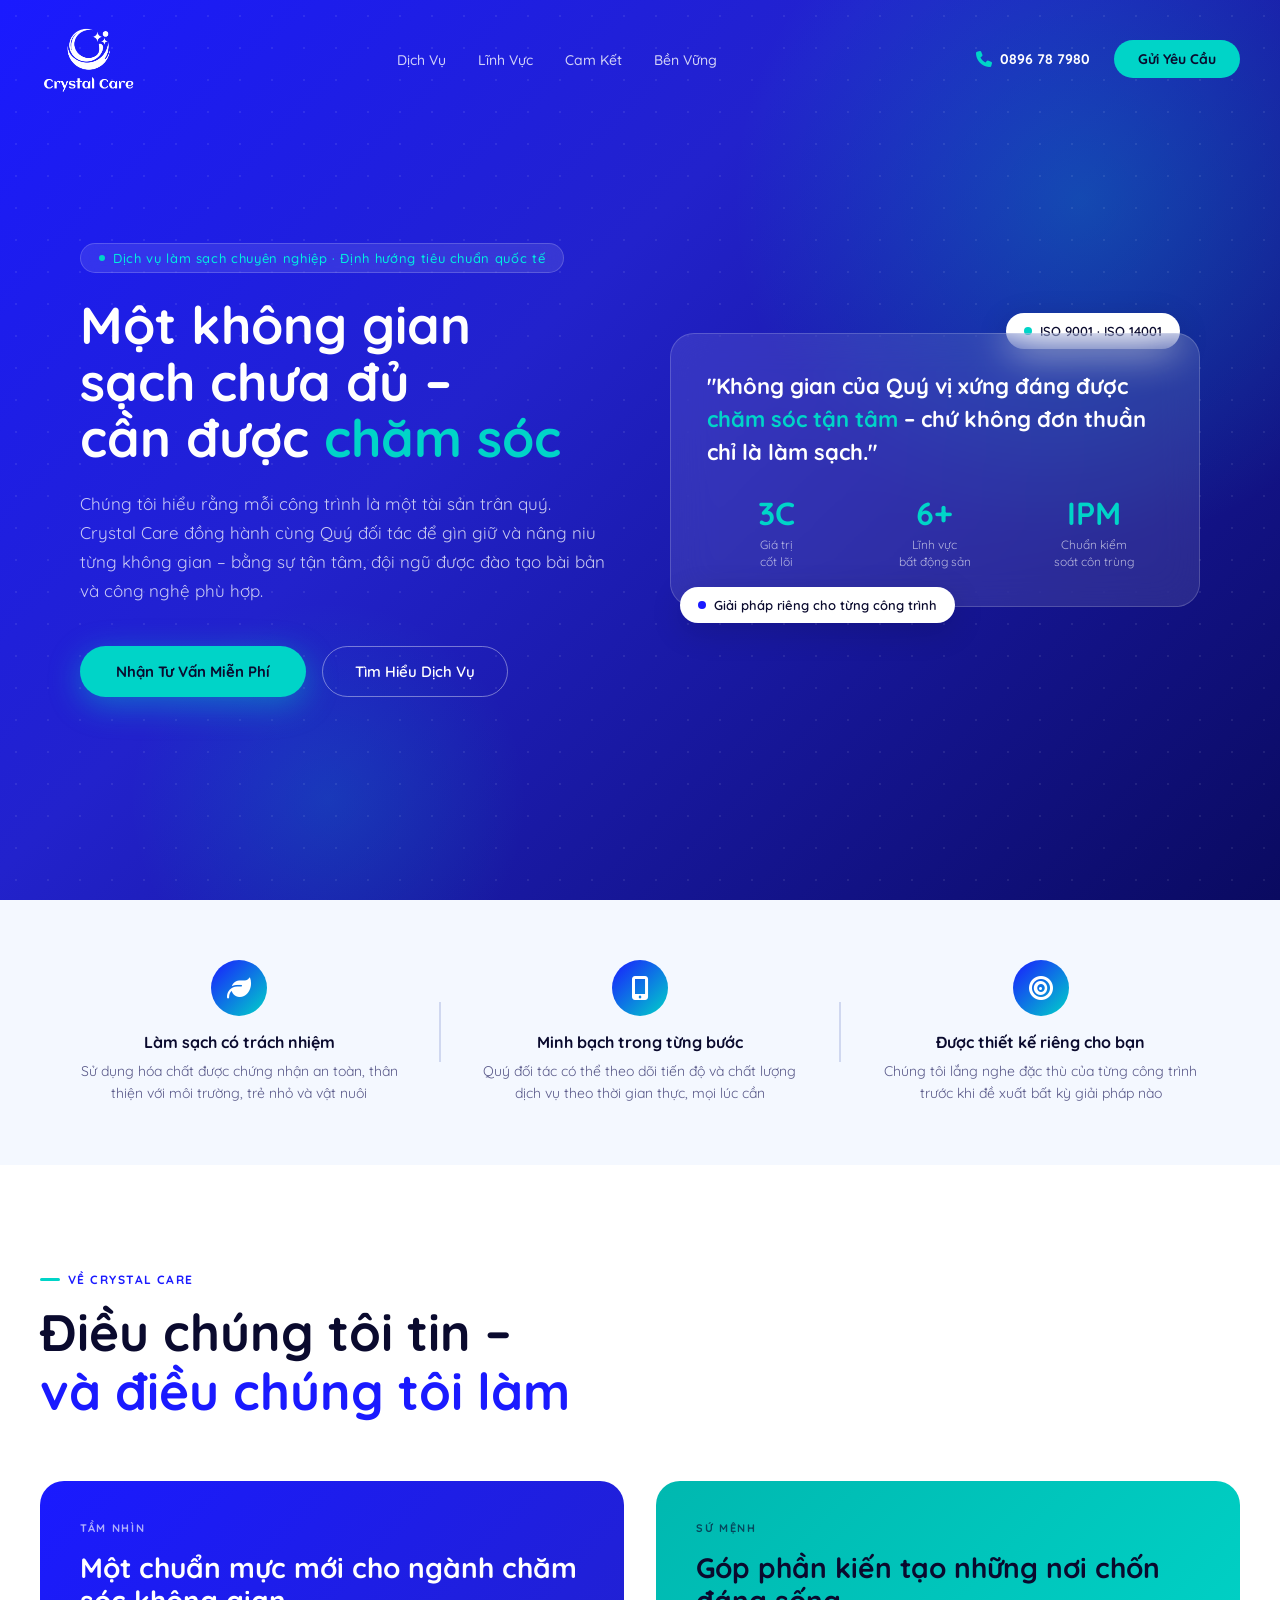
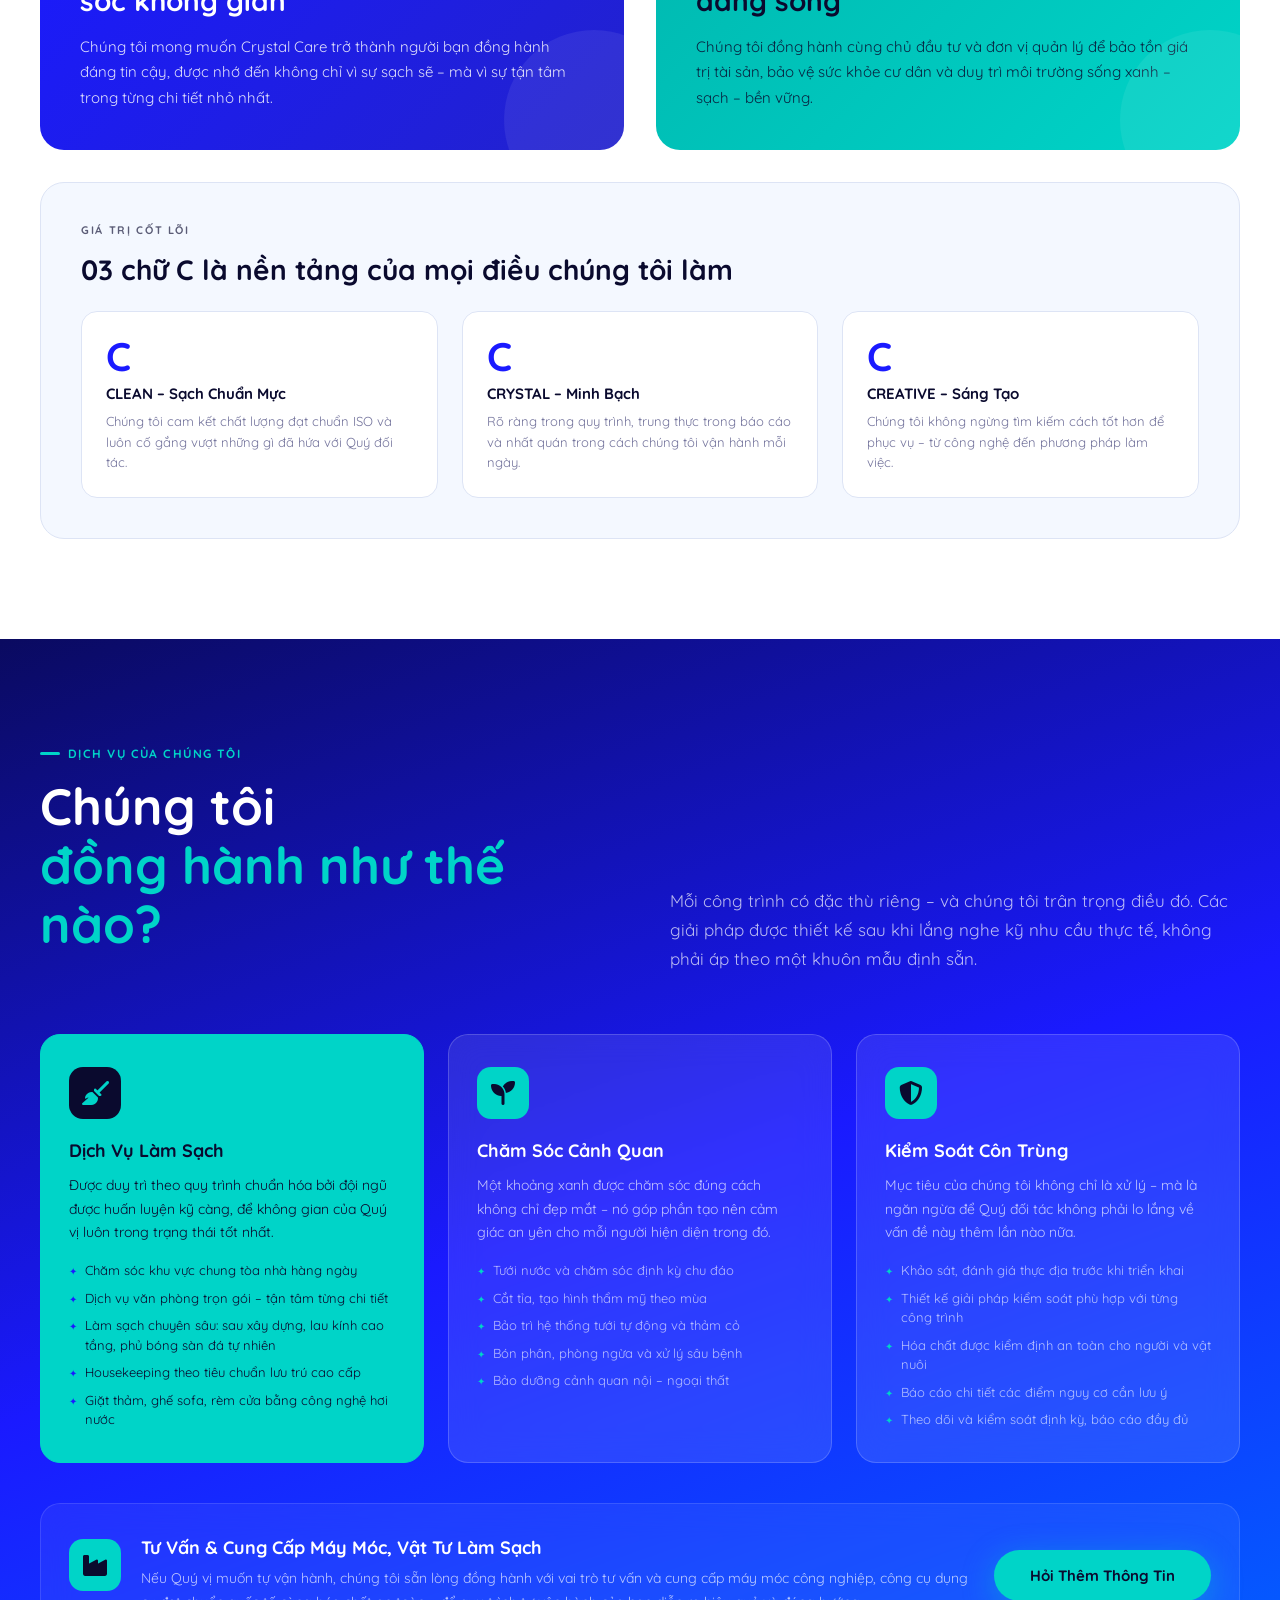
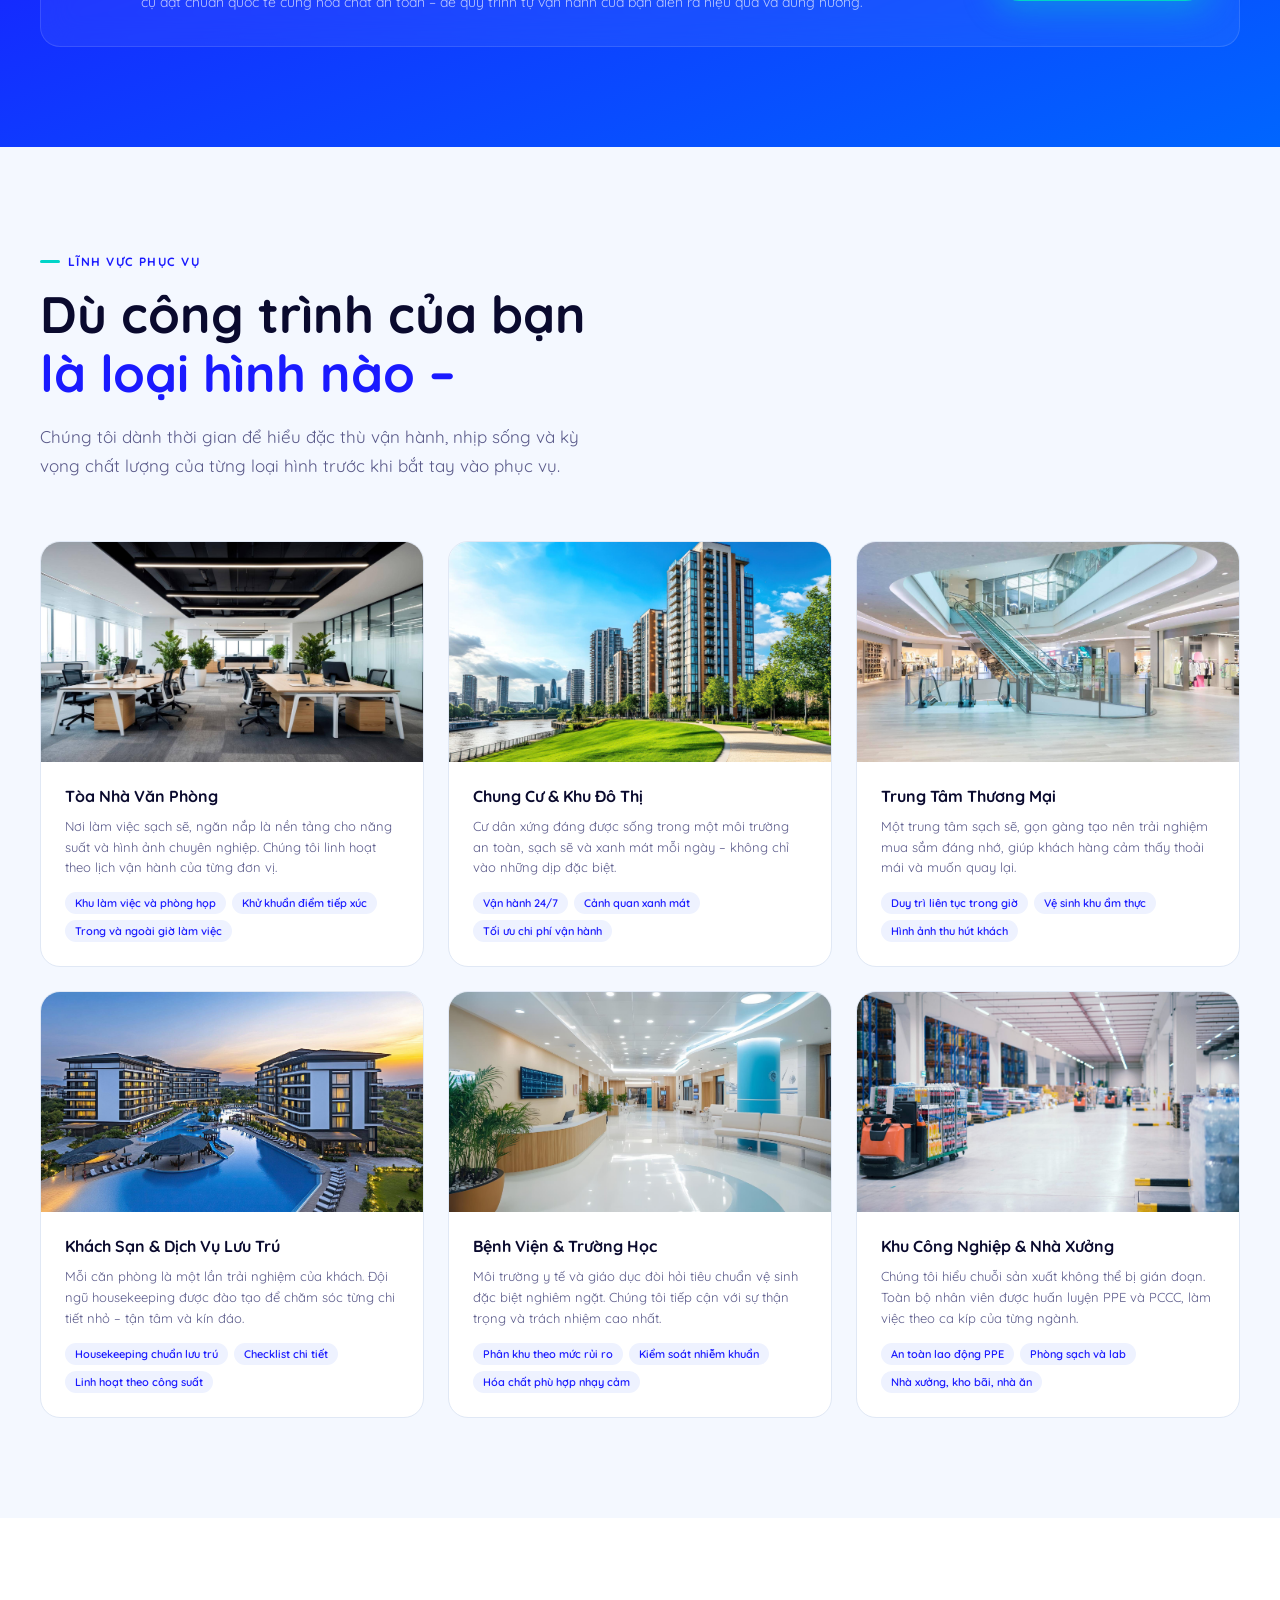
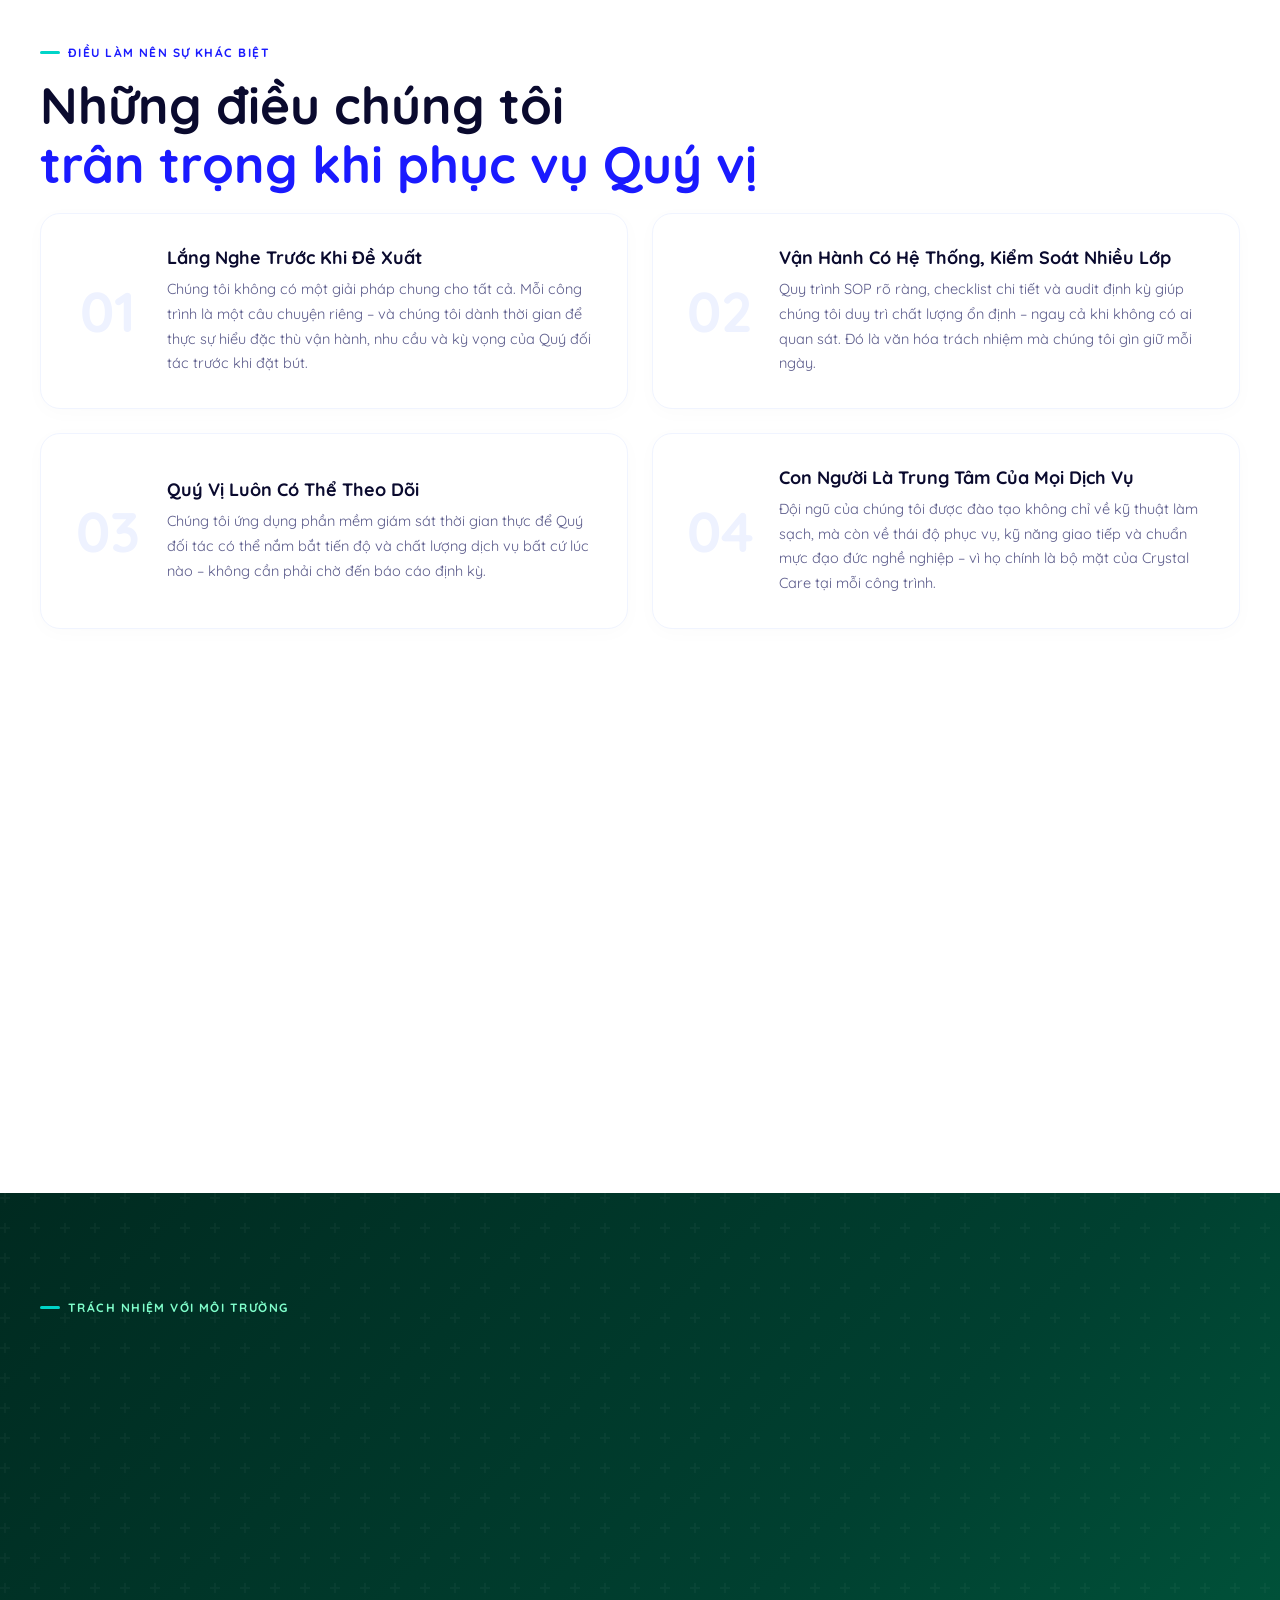
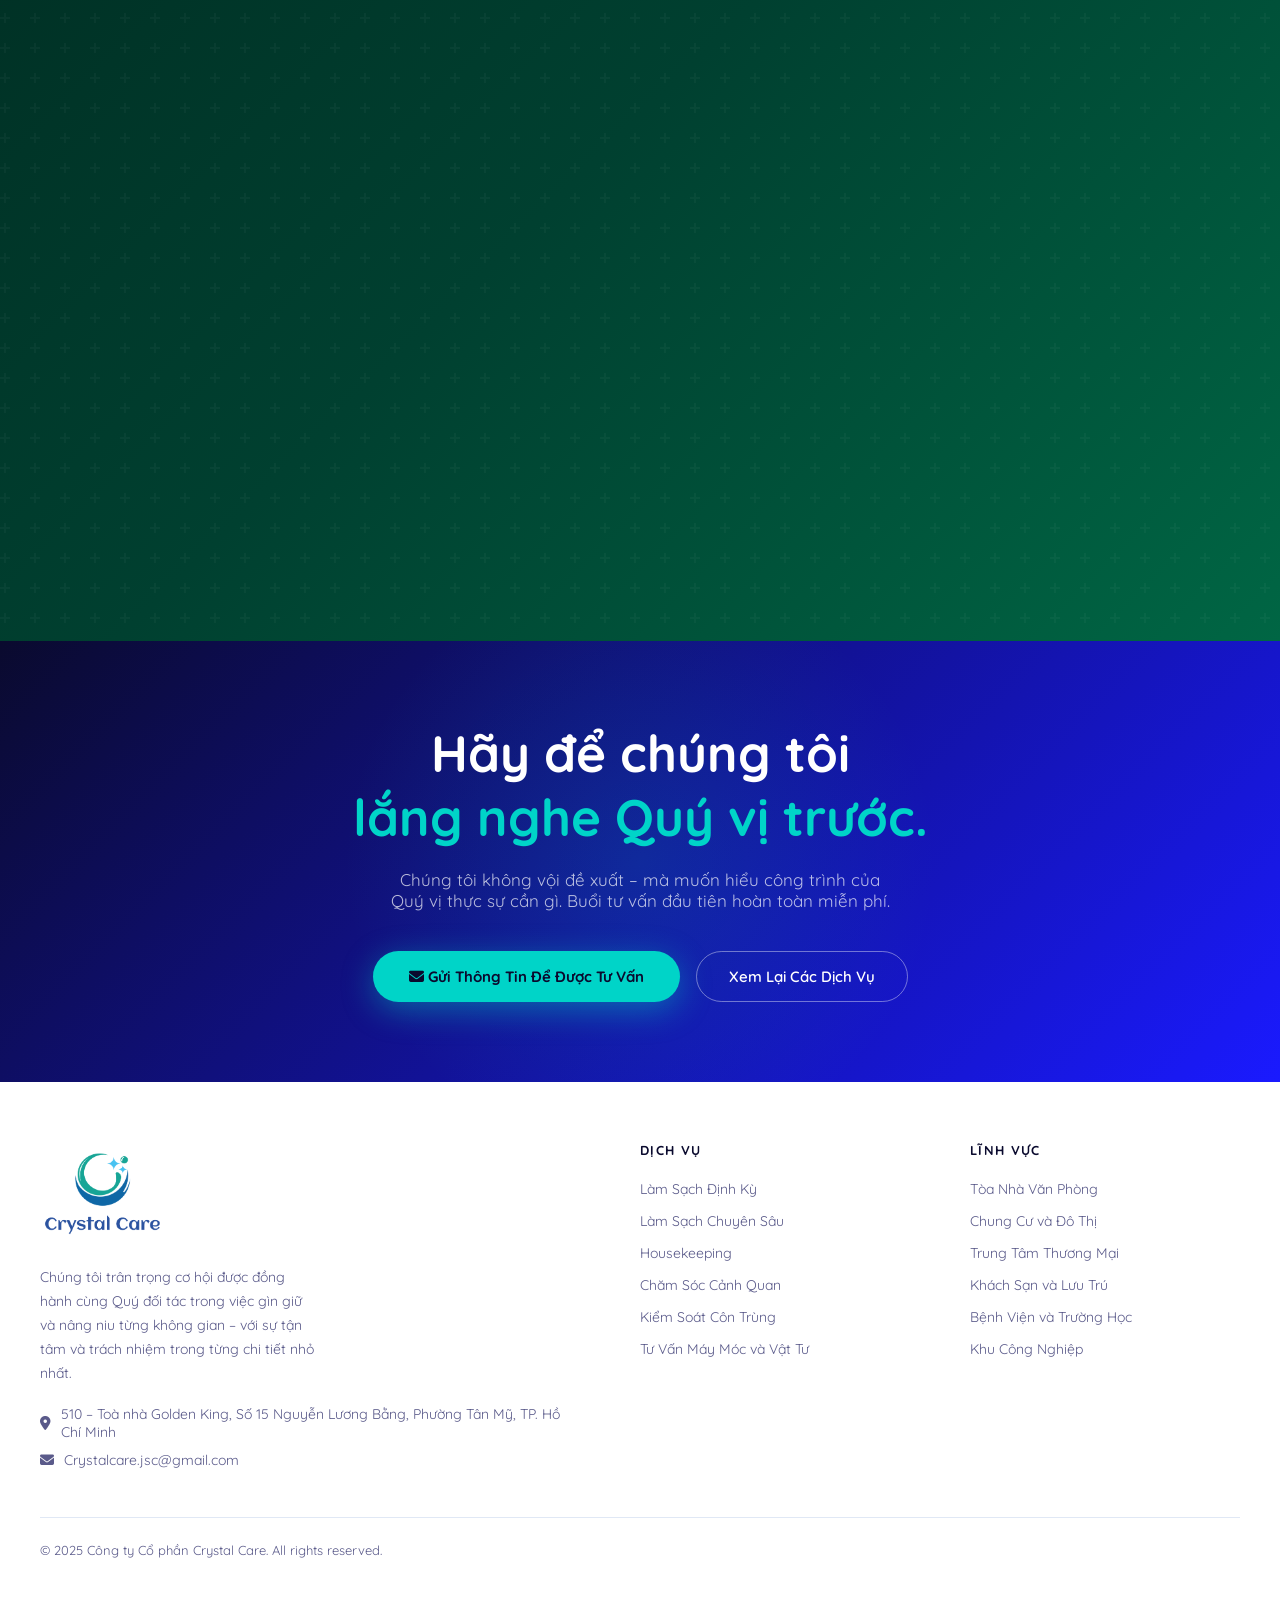
<file: index.html>
<!DOCTYPE html>
<html lang="vi">

<head>
  <meta charset="UTF-8">
  <meta name="viewport" content="width=device-width, initial-scale=1.0">
  <title>Crystal Care – Chăm Sóc Không Gian, Trân Trọng Từng Chi Tiết</title>
  <link href="https://fonts.googleapis.com/css2?family=Quicksand:wght@300;400;500;600;700&display=swap"
    rel="stylesheet">
  <link rel="stylesheet" href="https://cdnjs.cloudflare.com/ajax/libs/font-awesome/6.5.1/css/all.min.css">
  <link rel="stylesheet" href="css/style.css">
</head>

<body>

  <!-- NAV -->
  <nav id="navbar">
    <a href="#" class="nav-logo">
      <img src="images/logo-white.png" alt="Crystal Care Logo" class="logo-w" style="height: 78px; width: auto;">
      <img src="images/logo-color.png" alt="Crystal Care Logo" class="logo-c" style="height: 78px; width: auto;">
    </a>
    <ul class="nav-links">
      <li><a href="#services">Dịch Vụ</a></li>
      <li><a href="#segments">Lĩnh Vực</a></li>
      <li><a href="#diff">Cam Kết</a></li>
      <li><a href="#green">Bền Vững</a></li>
    </ul>
    <div class="nav-actions">
      <a href="tel:0896787980" class="nav-hotline">
        <i class="fa-solid fa-phone"></i>
        <span>0896 78 7980</span>
      </a>
      <a href="mailto:Crystalcare.jsc@gmail.com" class="nav-cta">Gửi Yêu Cầu</a>
    </div>
  </nav>

  <!-- HERO -->
  <section class="hero">
    <div class="hero-dots"></div>
    <div class="hero-inner">
      <div>
        <div class="hero-badge">
          <span></span>
          Dịch vụ làm sạch chuyên nghiệp · Định hướng tiêu chuẩn quốc tế
        </div>
        <h1>Một không gian<br>sạch chưa đủ –<br>cần được <em>chăm sóc</em></h1>
        <p class="hero-sub">Chúng tôi hiểu rằng mỗi công trình là một tài sản trân quý. Crystal Care đồng hành cùng Quý
          đối tác để gìn giữ và nâng niu từng không gian – bằng sự tận tâm, đội ngũ được đào tạo bài bản và công nghệ
          phù hợp.</p>
        <div class="hero-cta">
          <a href="mailto:Crystalcare.jsc@gmail.com" class="btn-primary">Nhận Tư Vấn Miễn Phí</a>
          <a href="#services" class="btn-outline">Tìm Hiểu Dịch Vụ</a>
        </div>
      </div>
      <div class="hero-visual">
        <div class="floating-chip chip-1">
          <div class="dot" style="background:#00d4c8"></div>
          ISO 9001 · ISO 14001
        </div>
        <div class="hero-card-main">
          <p class="big-quote">"Không gian của Quý vị xứng đáng được <span>chăm sóc tận tâm</span> – chứ không đơn thuần
            chỉ là làm sạch."</p>
          <div class="stats-row">
            <div class="stat-item">
              <div class="stat-num">3C</div>
              <div class="stat-label">Giá trị<br>cốt lõi</div>
            </div>
            <div class="stat-item">
              <div class="stat-num">6+</div>
              <div class="stat-label">Lĩnh vực<br>bất động sản</div>
            </div>
            <div class="stat-item">
              <div class="stat-num">IPM</div>
              <div class="stat-label">Chuẩn kiểm<br>soát côn trùng</div>
            </div>
          </div>
        </div>
        <div class="floating-chip chip-2">
          <div class="dot" style="background:#1a1aff"></div>
          Giải pháp riêng cho từng công trình
        </div>
      </div>
    </div>
  </section>

  <!-- INTRO STRIP -->
  <div class="intro-strip">
    <div class="intro-inner">
      <div class="intro-item reveal">
        <div class="icon-circle"><i class="fa-solid fa-leaf"></i></div>
        <h3>Làm sạch có trách nhiệm</h3>
        <p>Sử dụng hóa chất được chứng nhận an toàn, thân thiện với môi trường, trẻ nhỏ và vật nuôi</p>
      </div>
      <div class="intro-sep"></div>
      <div class="intro-item reveal" style="transition-delay:0.1s">
        <div class="icon-circle"><i class="fa-solid fa-mobile-screen-button"></i></div>
        <h3>Minh bạch trong từng bước</h3>
        <p>Quý đối tác có thể theo dõi tiến độ và chất lượng dịch vụ theo thời gian thực, mọi lúc cần</p>
      </div>
      <div class="intro-sep"></div>
      <div class="intro-item reveal" style="transition-delay:0.2s">
        <div class="icon-circle"><i class="fa-solid fa-bullseye"></i></div>
        <h3>Được thiết kế riêng cho bạn</h3>
        <p>Chúng tôi lắng nghe đặc thù của từng công trình trước khi đề xuất bất kỳ giải pháp nào</p>
      </div>
    </div>
  </div>

  <!-- VISION / MISSION / VALUES -->
  <section class="vmv">
    <div class="container">
      <div class="section-tag">Về Crystal Care</div>
      <h2 class="section-title">Điều chúng tôi tin –<br><span>và điều chúng tôi làm</span></h2>
      <div class="vmv-grid reveal">
        <div class="vmv-card blue">
          <div class="vmv-card-tag">Tầm Nhìn</div>
          <h3>Một chuẩn mực mới cho ngành chăm sóc không gian</h3>
          <p>Chúng tôi mong muốn Crystal Care trở thành người bạn đồng hành đáng tin cậy, được nhớ đến không chỉ vì sự
            sạch sẽ – mà vì sự tận tâm trong từng chi tiết nhỏ nhất.</p>
          <div class="deco"></div>
        </div>
        <div class="vmv-card teal">
          <div class="vmv-card-tag">Sứ Mệnh</div>
          <h3>Góp phần kiến tạo những nơi chốn đáng sống</h3>
          <p>Chúng tôi đồng hành cùng chủ đầu tư và đơn vị quản lý để bảo tồn giá trị tài sản, bảo vệ sức khỏe cư dân và
            duy trì môi trường sống xanh – sạch – bền vững.</p>
          <div class="deco"></div>
        </div>
        <div class="vmv-card light">
          <div class="vmv-card-tag">Giá Trị Cốt Lõi</div>
          <h3>03 chữ C là nền tảng của mọi điều chúng tôi làm</h3>
          <div class="values-row">
            <div class="value-item">
              <div class="val-letter">C</div>
              <h4>CLEAN – Sạch Chuẩn Mực</h4>
              <p>Chúng tôi cam kết chất lượng đạt chuẩn ISO và luôn cố gắng vượt những gì đã hứa với Quý đối tác.</p>
            </div>
            <div class="value-item">
              <div class="val-letter">C</div>
              <h4>CRYSTAL – Minh Bạch</h4>
              <p>Rõ ràng trong quy trình, trung thực trong báo cáo và nhất quán trong cách chúng tôi vận hành mỗi ngày.
              </p>
            </div>
            <div class="value-item">
              <div class="val-letter">C</div>
              <h4>CREATIVE – Sáng Tạo</h4>
              <p>Chúng tôi không ngừng tìm kiếm cách tốt hơn để phục vụ – từ công nghệ đến phương pháp làm việc.</p>
            </div>
          </div>
        </div>
      </div>
    </div>
  </section>

  <!-- SERVICES -->
  <section class="services" id="services">
    <div class="container">
      <div class="services-header">
        <div>
          <div class="section-tag">Dịch Vụ Của Chúng Tôi</div>
          <h2 class="section-title">Chúng tôi<br><span>đồng hành như thế nào?</span></h2>
        </div>
        <p class="section-sub">Mỗi công trình có đặc thù riêng – và chúng tôi trân trọng điều đó. Các giải pháp được
          thiết kế sau khi lắng nghe kỹ nhu cầu thực tế, không phải áp theo một khuôn mẫu định sẵn.</p>
      </div>
      <div class="services-grid reveal">
        <div class="svc-card featured">
          <div class="svc-icon"><i class="fa-solid fa-broom"></i></div>
          <h3>Dịch Vụ Làm Sạch</h3>
          <p>Được duy trì theo quy trình chuẩn hóa bởi đội ngũ được huấn luyện kỹ càng, để không gian của Quý vị luôn
            trong trạng thái tốt nhất.</p>
          <ul>
            <li>Chăm sóc khu vực chung tòa nhà hàng ngày</li>
            <li>Dịch vụ văn phòng trọn gói – tận tâm từng chi tiết</li>
            <li>Làm sạch chuyên sâu: sau xây dựng, lau kính cao tầng, phủ bóng sàn đá tự nhiên</li>
            <li>Housekeeping theo tiêu chuẩn lưu trú cao cấp</li>
            <li>Giặt thảm, ghế sofa, rèm cửa bằng công nghệ hơi nước</li>
          </ul>
        </div>
        <div class="svc-card">
          <div class="svc-icon"><i class="fa-solid fa-seedling"></i></div>
          <h3>Chăm Sóc Cảnh Quan</h3>
          <p>Một khoảng xanh được chăm sóc đúng cách không chỉ đẹp mắt – nó góp phần tạo nên cảm giác an yên cho mỗi
            người hiện diện trong đó.</p>
          <ul>
            <li>Tưới nước và chăm sóc định kỳ chu đáo</li>
            <li>Cắt tỉa, tạo hình thẩm mỹ theo mùa</li>
            <li>Bảo trì hệ thống tưới tự động và thảm cỏ</li>
            <li>Bón phân, phòng ngừa và xử lý sâu bệnh</li>
            <li>Bảo dưỡng cảnh quan nội – ngoại thất</li>
          </ul>
        </div>
        <div class="svc-card">
          <div class="svc-icon"><i class="fa-solid fa-shield-halved"></i></div>
          <h3>Kiểm Soát Côn Trùng</h3>
          <p>Mục tiêu của chúng tôi không chỉ là xử lý – mà là ngăn ngừa để Quý đối tác không phải lo lắng về vấn đề này
            thêm lần nào nữa.</p>
          <ul>
            <li>Khảo sát, đánh giá thực địa trước khi triển khai</li>
            <li>Thiết kế giải pháp kiểm soát phù hợp với từng công trình</li>
            <li>Hóa chất được kiểm định an toàn cho người và vật nuôi</li>
            <li>Báo cáo chi tiết các điểm nguy cơ cần lưu ý</li>
            <li>Theo dõi và kiểm soát định kỳ, báo cáo đầy đủ</li>
          </ul>
        </div>
      </div>
      <div class="svc-card reveal"
        style="background:rgba(255,255,255,0.06);border:1px solid rgba(255,255,255,0.12);border-radius:20px;padding:32px 28px;backdrop-filter:blur(16px)">
        <div style="display:flex;align-items:center;gap:20px;flex-wrap:wrap;">
          <div class="svc-icon" style="flex-shrink:0"><i class="fa-solid fa-industry"></i></div>
          <div style="flex:1">
            <h3 style="color:white;font-size:18px;font-weight:700;margin-bottom:8px">Tư Vấn & Cung Cấp Máy Móc, Vật Tư
              Làm Sạch</h3>
            <p style="color:rgba(255,255,255,0.7);font-size:14px;line-height:1.7">Nếu Quý vị muốn tự vận hành, chúng tôi
              sẵn lòng đồng hành với vai trò tư vấn và cung cấp máy móc công nghiệp, công cụ dụng cụ đạt chuẩn quốc tế
              cùng hóa chất an toàn – để quy trình tự vận hành của bạn diễn ra hiệu quả và đúng hướng.</p>
          </div>
          <a href="mailto:Crystalcare.jsc@gmail.com" class="btn-primary" style="flex-shrink:0">Hỏi Thêm Thông Tin</a>
        </div>
      </div>
    </div>
  </section>

  <!-- SEGMENTS -->
  <section class="segments" id="segments">
    <div class="container">
      <div class="section-tag">Lĩnh Vực Phục Vụ</div>
      <h2 class="section-title reveal">Dù công trình của bạn<br><span>là loại hình nào –</span></h2>
      <p class="section-sub reveal">Chúng tôi dành thời gian để hiểu đặc thù vận hành, nhịp sống và kỳ vọng chất lượng
        của từng loại hình trước khi bắt tay vào phục vụ.</p>
      <div class="seg-grid">
        <div class="seg-card reveal" style="transition-delay:0s">
          <div class="seg-thumb">
            <img src="images/29639.jpg" alt="Tòa Nhà Văn Phòng"
              style="width: 100%; height: 100%; object-fit: cover; display: block;">
          </div>
          <div class="seg-body">
            <h3>Tòa Nhà Văn Phòng</h3>
            <p>Nơi làm việc sạch sẽ, ngăn nắp là nền tảng cho năng suất và hình ảnh chuyên nghiệp. Chúng tôi linh hoạt
              theo lịch vận hành của từng đơn vị.</p>
            <div class="seg-tags">
              <span class="seg-tag">Khu làm việc và phòng họp</span>
              <span class="seg-tag">Khử khuẩn điểm tiếp xúc</span>
              <span class="seg-tag">Trong và ngoài giờ làm việc</span>
            </div>
          </div>
        </div>
        <div class="seg-card reveal" style="transition-delay:0.05s">
          <div class="seg-thumb">
            <img src="images/4767.jpg" alt="Chung Cư & Khu Đô Thị"
              style="width: 100%; height: 100%; object-fit: cover; display: block;">
          </div>
          <div class="seg-body">
            <h3>Chung Cư & Khu Đô Thị</h3>
            <p>Cư dân xứng đáng được sống trong một môi trường an toàn, sạch sẽ và xanh mát mỗi ngày – không chỉ vào
              những dịp đặc biệt.</p>
            <div class="seg-tags">
              <span class="seg-tag">Vận hành 24/7</span>
              <span class="seg-tag">Cảnh quan xanh mát</span>
              <span class="seg-tag">Tối ưu chi phí vận hành</span>
            </div>
          </div>
        </div>
        <div class="seg-card reveal" style="transition-delay:0.1s">
          <div class="seg-thumb">
            <img src="images/11553.jpg" alt="Trung Tâm Thương Mại"
              style="width: 100%; height: 100%; object-fit: cover; display: block;">
          </div>
          <div class="seg-body">
            <h3>Trung Tâm Thương Mại</h3>
            <p>Một trung tâm sạch sẽ, gọn gàng tạo nên trải nghiệm mua sắm đáng nhớ, giúp khách hàng cảm thấy thoải mái
              và muốn quay lại.</p>
            <div class="seg-tags">
              <span class="seg-tag">Duy trì liên tục trong giờ</span>
              <span class="seg-tag">Vệ sinh khu ẩm thực</span>
              <span class="seg-tag">Hình ảnh thu hút khách</span>
            </div>
          </div>
        </div>
        <div class="seg-card reveal" style="transition-delay:0.15s">
          <div class="seg-thumb">
            <img src="images/19260.jpg" alt="Khách Sạn & Dịch Vụ Lưu Trú"
              style="width: 100%; height: 100%; object-fit: cover; display: block;">
          </div>
          <div class="seg-body">
            <h3>Khách Sạn & Dịch Vụ Lưu Trú</h3>
            <p>Mỗi căn phòng là một lần trải nghiệm của khách. Đội ngũ housekeeping được đào tạo để chăm sóc từng chi
              tiết nhỏ – tận tâm và kín đáo.</p>
            <div class="seg-tags">
              <span class="seg-tag">Housekeeping chuẩn lưu trú</span>
              <span class="seg-tag">Checklist chi tiết</span>
              <span class="seg-tag">Linh hoạt theo công suất</span>
            </div>
          </div>
        </div>
        <div class="seg-card reveal" style="transition-delay:0.2s">
          <div class="seg-thumb">
            <img src="images/3017.jpg" alt="Bệnh Viện & Trường Học"
              style="width: 100%; height: 100%; object-fit: cover; display: block;">
          </div>
          <div class="seg-body">
            <h3>Bệnh Viện & Trường Học</h3>
            <p>Môi trường y tế và giáo dục đòi hỏi tiêu chuẩn vệ sinh đặc biệt nghiêm ngặt. Chúng tôi tiếp cận với sự
              thận trọng và trách nhiệm cao nhất.</p>
            <div class="seg-tags">
              <span class="seg-tag">Phân khu theo mức rủi ro</span>
              <span class="seg-tag">Kiểm soát nhiễm khuẩn</span>
              <span class="seg-tag">Hóa chất phù hợp nhạy cảm</span>
            </div>
          </div>
        </div>
        <div class="seg-card reveal" style="transition-delay:0.25s">
          <div class="seg-thumb">
            <img src="images/1498.jpg" alt="Khu Công Nghiệp & Nhà Xưởng"
              style="width: 100%; height: 100%; object-fit: cover; display: block;">
          </div>
          <div class="seg-body">
            <h3>Khu Công Nghiệp & Nhà Xưởng</h3>
            <p>Chúng tôi hiểu chuỗi sản xuất không thể bị gián đoạn. Toàn bộ nhân viên được huấn luyện PPE và PCCC, làm
              việc theo ca kíp của từng ngành.</p>
            <div class="seg-tags">
              <span class="seg-tag">An toàn lao động PPE</span>
              <span class="seg-tag">Phòng sạch và lab</span>
              <span class="seg-tag">Nhà xưởng, kho bãi, nhà ăn</span>
            </div>
          </div>
        </div>
      </div>
    </div>
  </section>

  <!-- DIFFERENTIATORS -->
  <section class="diff" id="diff">
    <div class="container">
      <div class="section-tag">Điều Làm Nên Sự Khác Biệt</div>
      <h2 class="section-title reveal">Những điều chúng tôi<br><span>trân trọng khi phục vụ Quý vị</span></h2>
      <div class="diff-list">
        <div class="diff-item reveal">
          <div class="diff-num">01</div>
          <div>
            <h4>Lắng Nghe Trước Khi Đề Xuất</h4>
            <p>Chúng tôi không có một giải pháp chung cho tất cả. Mỗi công trình là một câu chuyện riêng – và chúng
              tôi dành thời gian để thực sự hiểu đặc thù vận hành, nhu cầu và kỳ vọng của Quý đối tác trước khi đặt
              bút.</p>
          </div>
        </div>
        <div class="diff-item reveal" style="transition-delay:0.1s">
          <div class="diff-num">02</div>
          <div>
            <h4>Vận Hành Có Hệ Thống, Kiểm Soát Nhiều Lớp</h4>
            <p>Quy trình SOP rõ ràng, checklist chi tiết và audit định kỳ giúp chúng tôi duy trì chất lượng ổn định –
              ngay cả khi không có ai quan sát. Đó là văn hóa trách nhiệm mà chúng tôi gìn giữ mỗi ngày.</p>
          </div>
        </div>
        <div class="diff-item reveal" style="transition-delay:0.2s">
          <div class="diff-num">03</div>
          <div>
            <h4>Quý Vị Luôn Có Thể Theo Dõi</h4>
            <p>Chúng tôi ứng dụng phần mềm giám sát thời gian thực để Quý đối tác có thể nắm bắt tiến độ và chất lượng
              dịch vụ bất cứ lúc nào – không cần phải chờ đến báo cáo định kỳ.</p>
          </div>
        </div>
        <div class="diff-item reveal" style="transition-delay:0.3s">
          <div class="diff-num">04</div>
          <div>
            <h4>Con Người Là Trung Tâm Của Mọi Dịch Vụ</h4>
            <p>Đội ngũ của chúng tôi được đào tạo không chỉ về kỹ thuật làm sạch, mà còn về thái độ phục vụ, kỹ năng
              giao tiếp và chuẩn mực đạo đức nghề nghiệp – vì họ chính là bộ mặt của Crystal Care tại mỗi công trình.
            </p>
          </div>
        </div>
      </div>
      <div class="diff-grid">
        <div class="diff-visual reveal" style="transition-delay:0.2s">
          <div class="diff-big-card">
            <h3>Định Hướng Theo Tiêu Chuẩn Quốc Tế</h3>
            <div class="iso-row">
              <div class="iso-badge">
                <div class="iso-num">ISO</div>
                <span>9001</span>
                <span class="iso-detail">Quản lý chất lượng</span>
              </div>
              <div class="iso-badge">
                <div class="iso-num">ISO</div>
                <span>14001</span>
                <span class="iso-detail">Quản lý môi trường</span>
              </div>
              <div class="iso-badge">
                <div class="iso-num">IPM</div>
                <span>Standard</span>
                <span class="iso-detail">Kiểm soát côn trùng</span>
              </div>
            </div>
            <p class="diff-footer-text">
              Chúng tôi lấy các tiêu chuẩn quốc tế làm nền tảng – và coi đó là điểm khởi đầu, không phải đích đến. Mỗi
              ngày tại mỗi công trình, chúng tôi cố gắng <b>làm tốt hơn những gì đã hứa.</b>
            </p>
          </div>
        </div>
      </div>
    </div>
  </section>

  <!-- GREEN -->
  <section class="green-section" id="green">
    <div class="container" style="position:relative;z-index:2">
      <div class="section-tag">Trách Nhiệm Với Môi Trường</div>
      <h2 class="section-title reveal">Sạch hơn –<br><span>và xanh hơn mỗi ngày</span></h2>
      <div class="green-grid">
        <div class="green-cards">
          <div class="green-card reveal">
            <div class="g-icon"><i class="fa-solid fa-seedling"></i></div>
            <div>
              <h4>Hóa Chất Được Chứng Nhận An Toàn</h4>
              <p>Chúng tôi chỉ sử dụng những hóa chất đã qua kiểm định – an toàn với môi trường, với trẻ nhỏ, vật nuôi
                và cả những người có cơ địa nhạy cảm nhất.</p>
            </div>
          </div>
          <div class="green-card reveal" style="transition-delay:0.1s">
            <div class="g-icon"><i class="fa-solid fa-droplet"></i></div>
            <div>
              <h4>Tiết Kiệm Nước và Năng Lượng Có Chủ Đích</h4>
              <p>Công nghệ hơi nước nóng và thiết bị hiện đại không chỉ làm sạch hiệu quả hơn – mà còn giúp giảm đáng kể
                lượng nước và năng lượng tiêu thụ trong mỗi ca làm việc.</p>
            </div>
          </div>
          <div class="green-card reveal" style="transition-delay:0.2s">
            <div class="g-icon"><i class="fa-solid fa-recycle"></i></div>
            <div>
              <h4>Xử Lý Rác Thải Đúng Quy Trình</h4>
              <p>Chúng tôi thu gom, phân loại và xử lý rác thải theo quy trình bài bản – góp phần giảm thiểu tác động
                đến môi trường trong suốt quá trình phục vụ.</p>
            </div>
          </div>
          <div class="green-card reveal" style="transition-delay:0.3s">
            <div class="g-icon"><i class="fa-solid fa-earth-americas"></i></div>
            <div>
              <h4>Định Hướng ISO 14001 Trong Vận Hành</h4>
              <p>Hệ thống quản lý môi trường theo tiêu chuẩn ISO 14001 được lồng ghép vào toàn bộ quy trình dịch vụ – từ
                khâu chuẩn bị đến khi bàn giao hoàn thành.</p>
            </div>
          </div>
        </div>
        <div class="green-visual reveal" style="transition-delay:0.2s">
          <div class="leaf-circle"><i class="fa-solid fa-leaf"></i></div>
          <p style="color:rgba(255,255,255,0.6);font-size:14px;margin-top:24px;text-align:center;line-height:1.7">Chúng
            tôi tin rằng một không gian sạch<br>không nên đánh đổi bằng sức khỏe của môi trường.<br><strong
              style="color:#80ffcc">Đó là lý do "Làm sạch Xanh" là lựa chọn của chúng tôi.</strong></p>
        </div>
      </div>
    </div>
  </section>

  <!-- CTA -->
  <div class="cta-banner">
    <h2>Hãy để chúng tôi<br><span>lắng nghe Quý vị trước.</span></h2>
    <p>Chúng tôi không vội đề xuất – mà muốn hiểu công trình của Quý vị thực sự cần gì. Buổi tư vấn đầu tiên hoàn toàn
      miễn phí.</p>
    <div class="cta-buttons">
      <a href="mailto:Crystalcare.jsc@gmail.com" class="btn-primary"><i class="fa-solid fa-envelope"></i> Gửi Thông Tin
        Để Được Tư Vấn</a>
      <a href="#services" class="btn-outline">Xem Lại Các Dịch Vụ</a>
    </div>
  </div>

  <!-- FOOTER -->
  <footer>
    <div class="footer-inner">
      <div class="footer-brand">
        <img src="images/logo-color.png" alt="Crystal Care Logo"
          style="height: 100px; width: auto; margin-bottom: 20px;">
        <p>Chúng tôi trân trọng cơ hội được đồng hành cùng Quý đối tác trong việc gìn giữ và nâng niu từng không gian –
          với sự tận tâm và trách nhiệm trong từng chi tiết nhỏ nhất.</p>
        <div class="footer-contact">
          <a href="#"><i class="fa-solid fa-location-dot"></i> 510 – Toà nhà Golden King, Số 15 Nguyễn Lương Bằng,
            Phường Tân Mỹ, TP. Hồ Chí Minh</a>
          <a href="mailto:Crystalcare.jsc@gmail.com"><i class="fa-solid fa-envelope"></i> Crystalcare.jsc@gmail.com</a>
        </div>
      </div>
      <div class="footer-links">
        <h4>Dịch Vụ</h4>
        <ul>
          <li><a href="#">Làm Sạch Định Kỳ</a></li>
          <li><a href="#">Làm Sạch Chuyên Sâu</a></li>
          <li><a href="#">Housekeeping</a></li>
          <li><a href="#">Chăm Sóc Cảnh Quan</a></li>
          <li><a href="#">Kiểm Soát Côn Trùng</a></li>
          <li><a href="#">Tư Vấn Máy Móc và Vật Tư</a></li>
        </ul>
      </div>
      <div class="footer-links">
        <h4>Lĩnh Vực</h4>
        <ul>
          <li><a href="#">Tòa Nhà Văn Phòng</a></li>
          <li><a href="#">Chung Cư và Đô Thị</a></li>
          <li><a href="#">Trung Tâm Thương Mại</a></li>
          <li><a href="#">Khách Sạn và Lưu Trú</a></li>
          <li><a href="#">Bệnh Viện và Trường Học</a></li>
          <li><a href="#">Khu Công Nghiệp</a></li>
        </ul>
      </div>
    </div>
    <div class="footer-bottom">
      <span>© 2025 Công ty Cổ phần Crystal Care. All rights reserved.</span>
      <!-- <span>Với tất cả sự trân trọng · <a href="mailto:Crystalcare.jsc@gmail.com">Crystalcare.jsc@gmail.com</a></span> -->
    </div>
  </footer>

  <script src="js/script.js"></script>
</body>

</html>
</file>
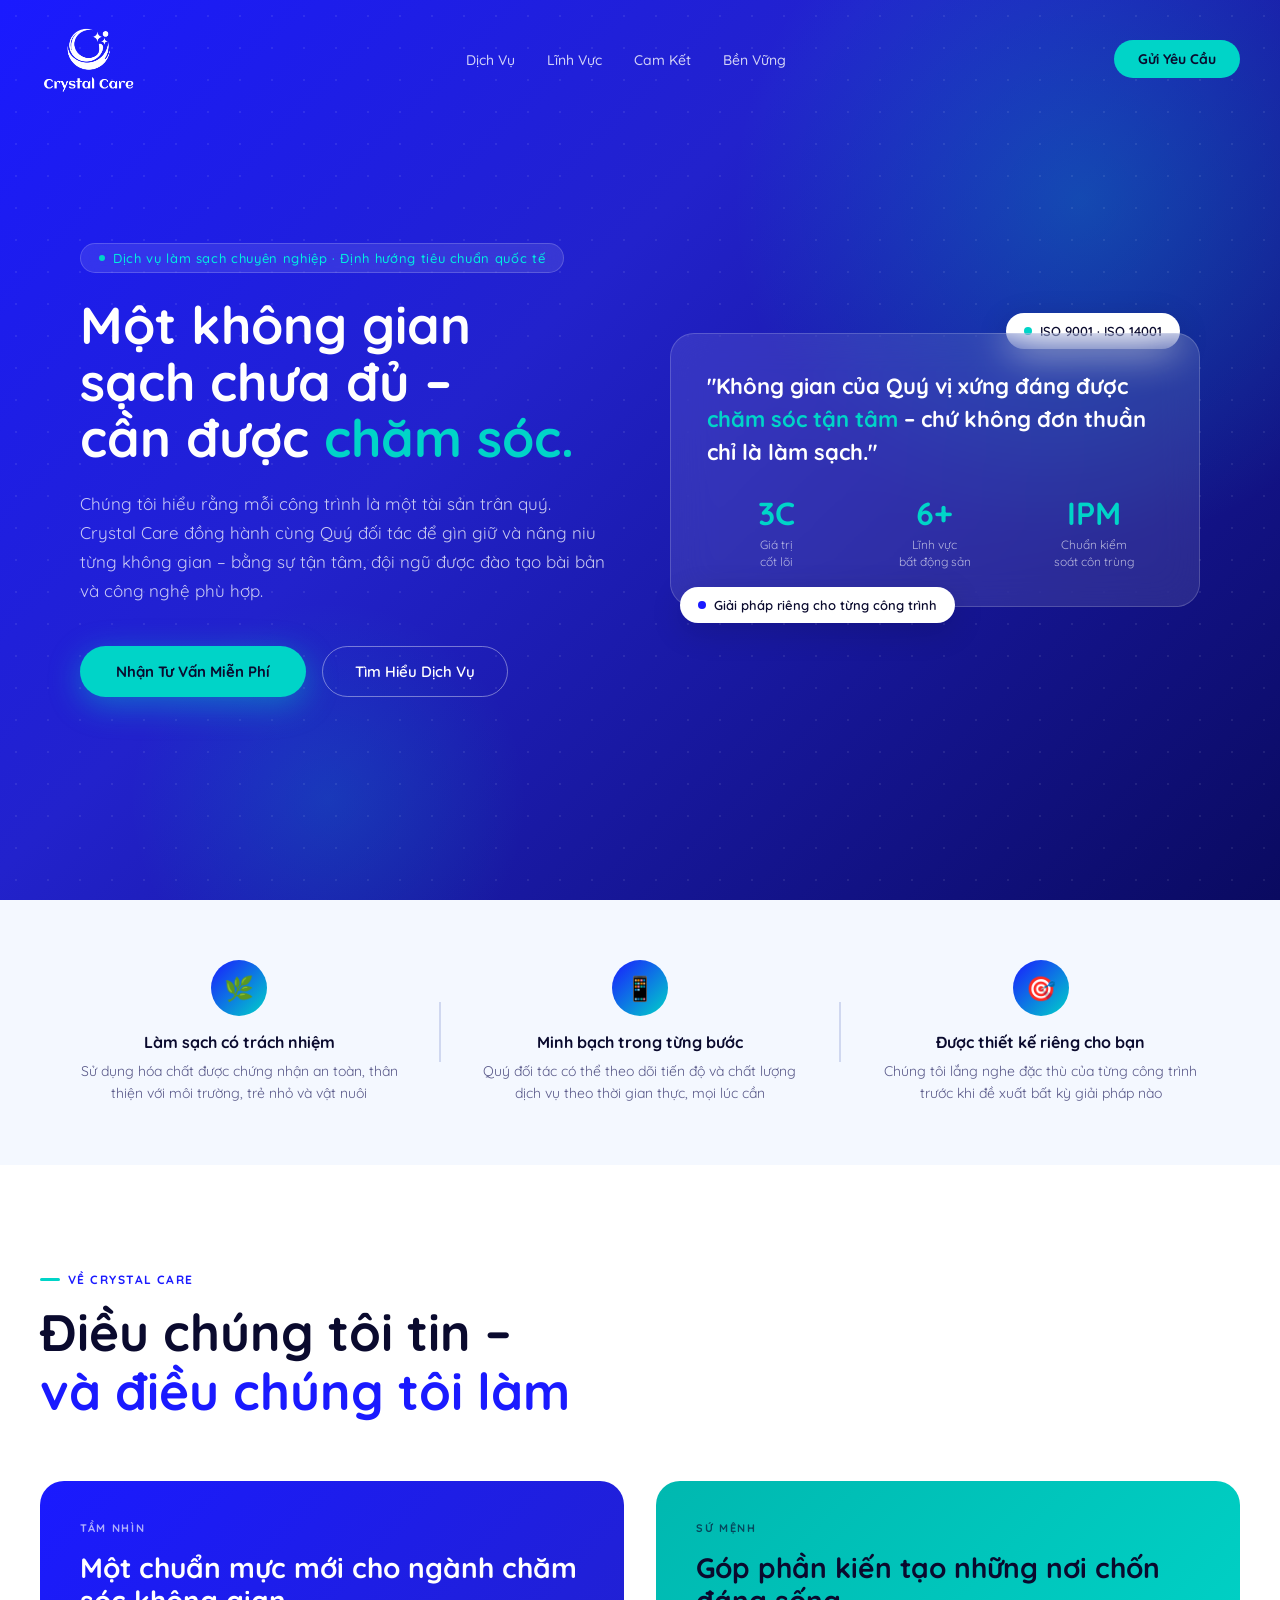
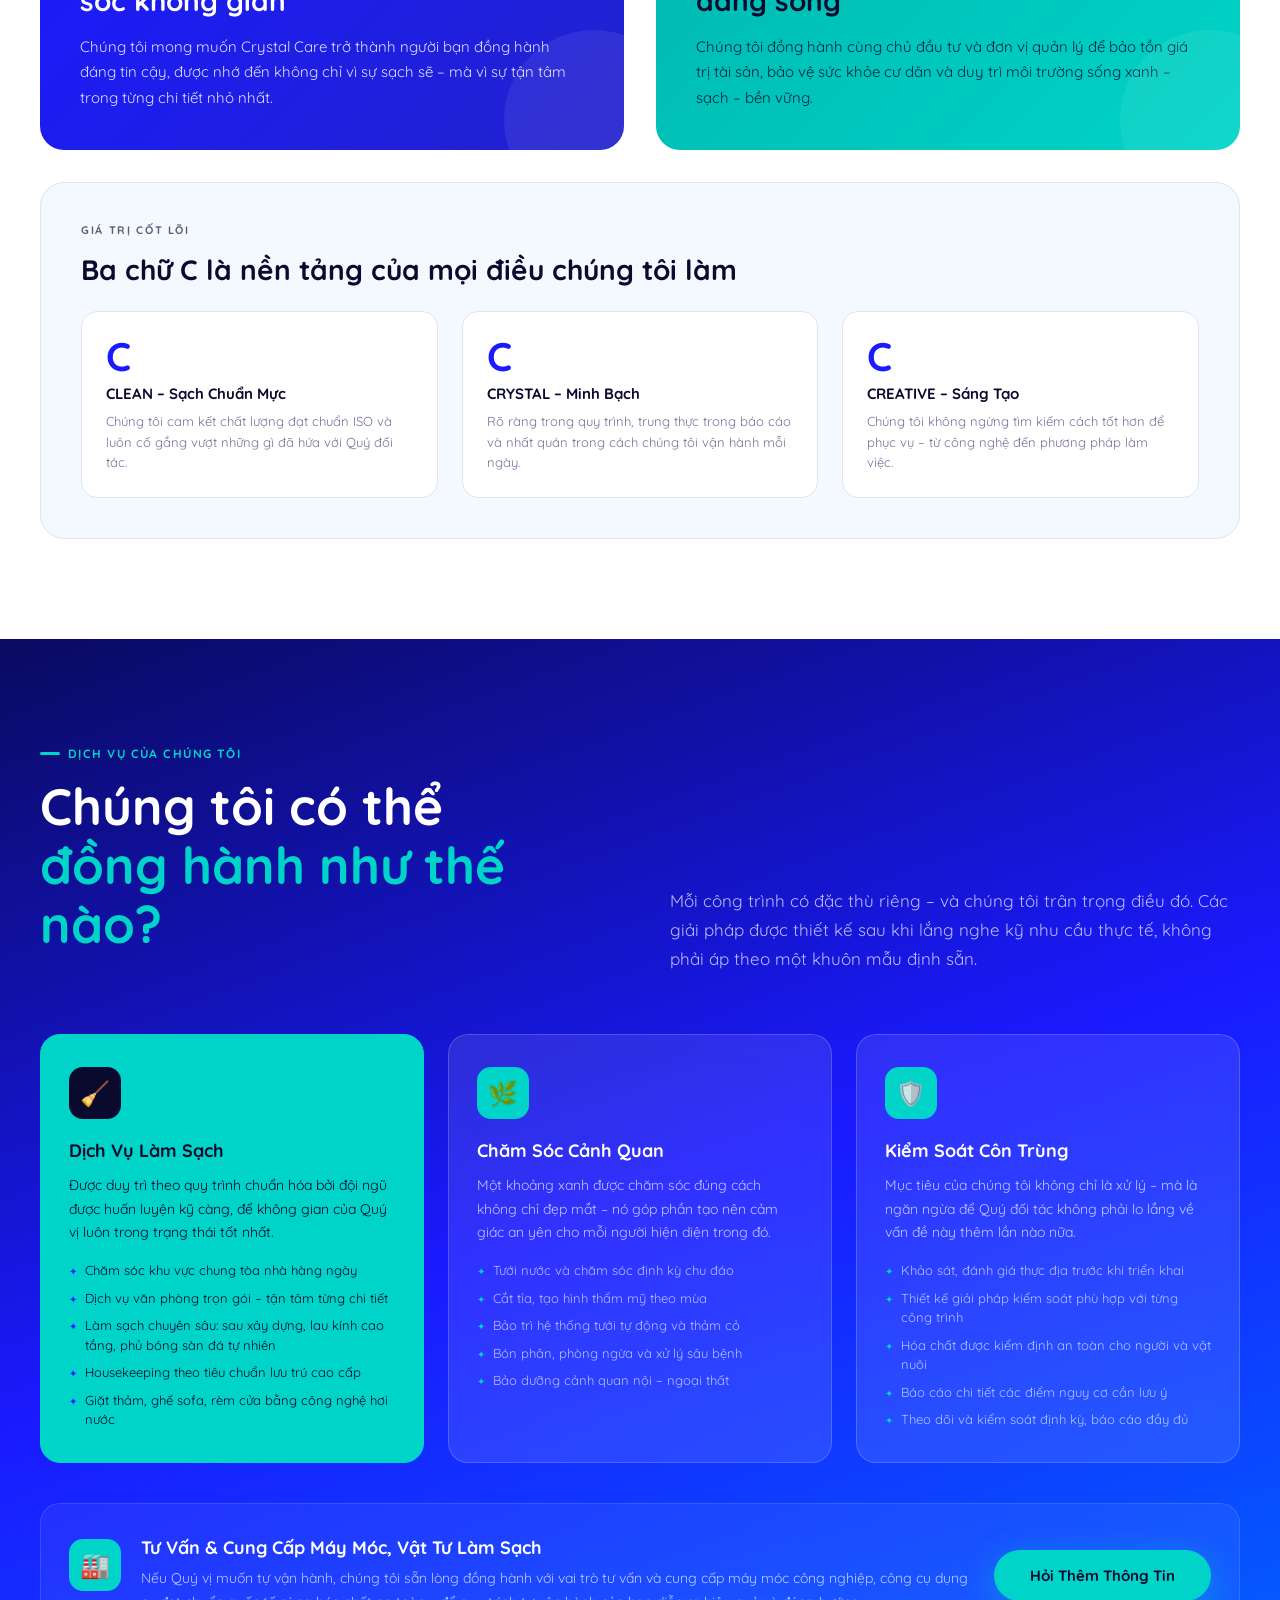
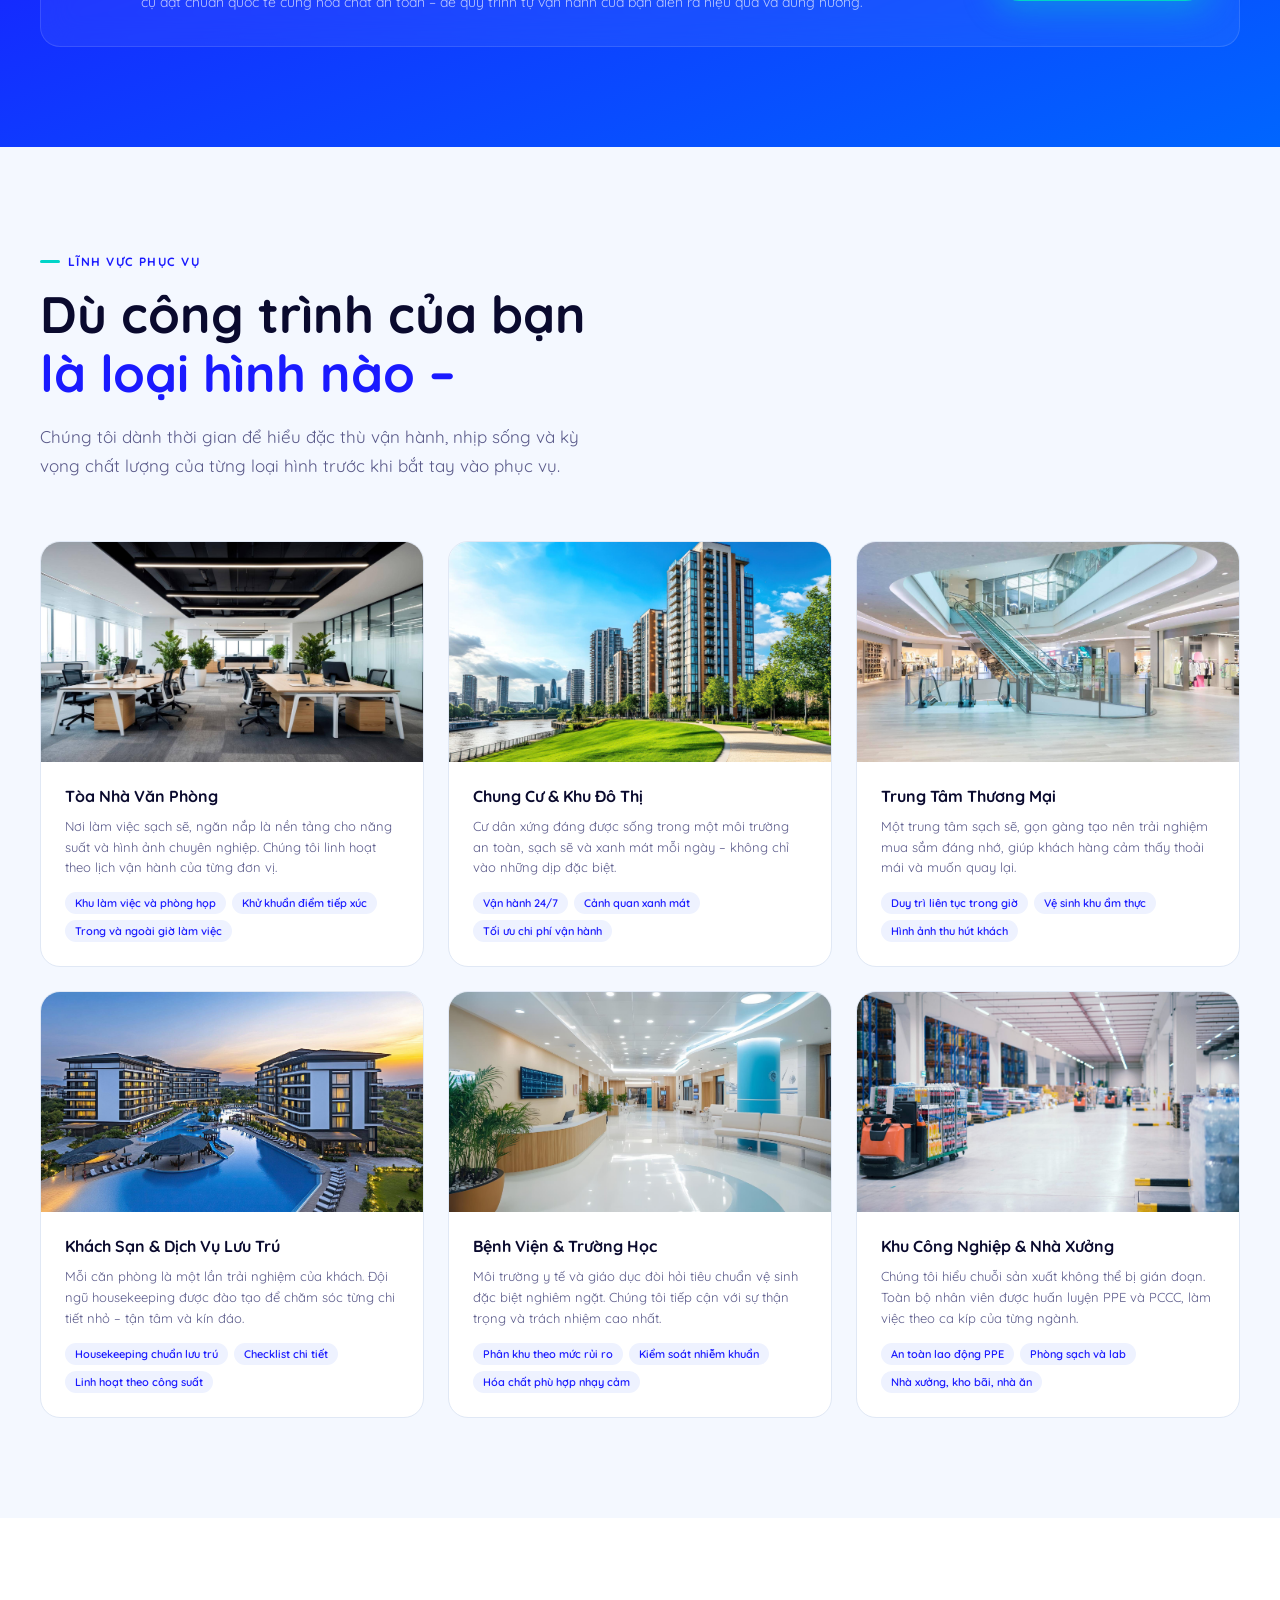
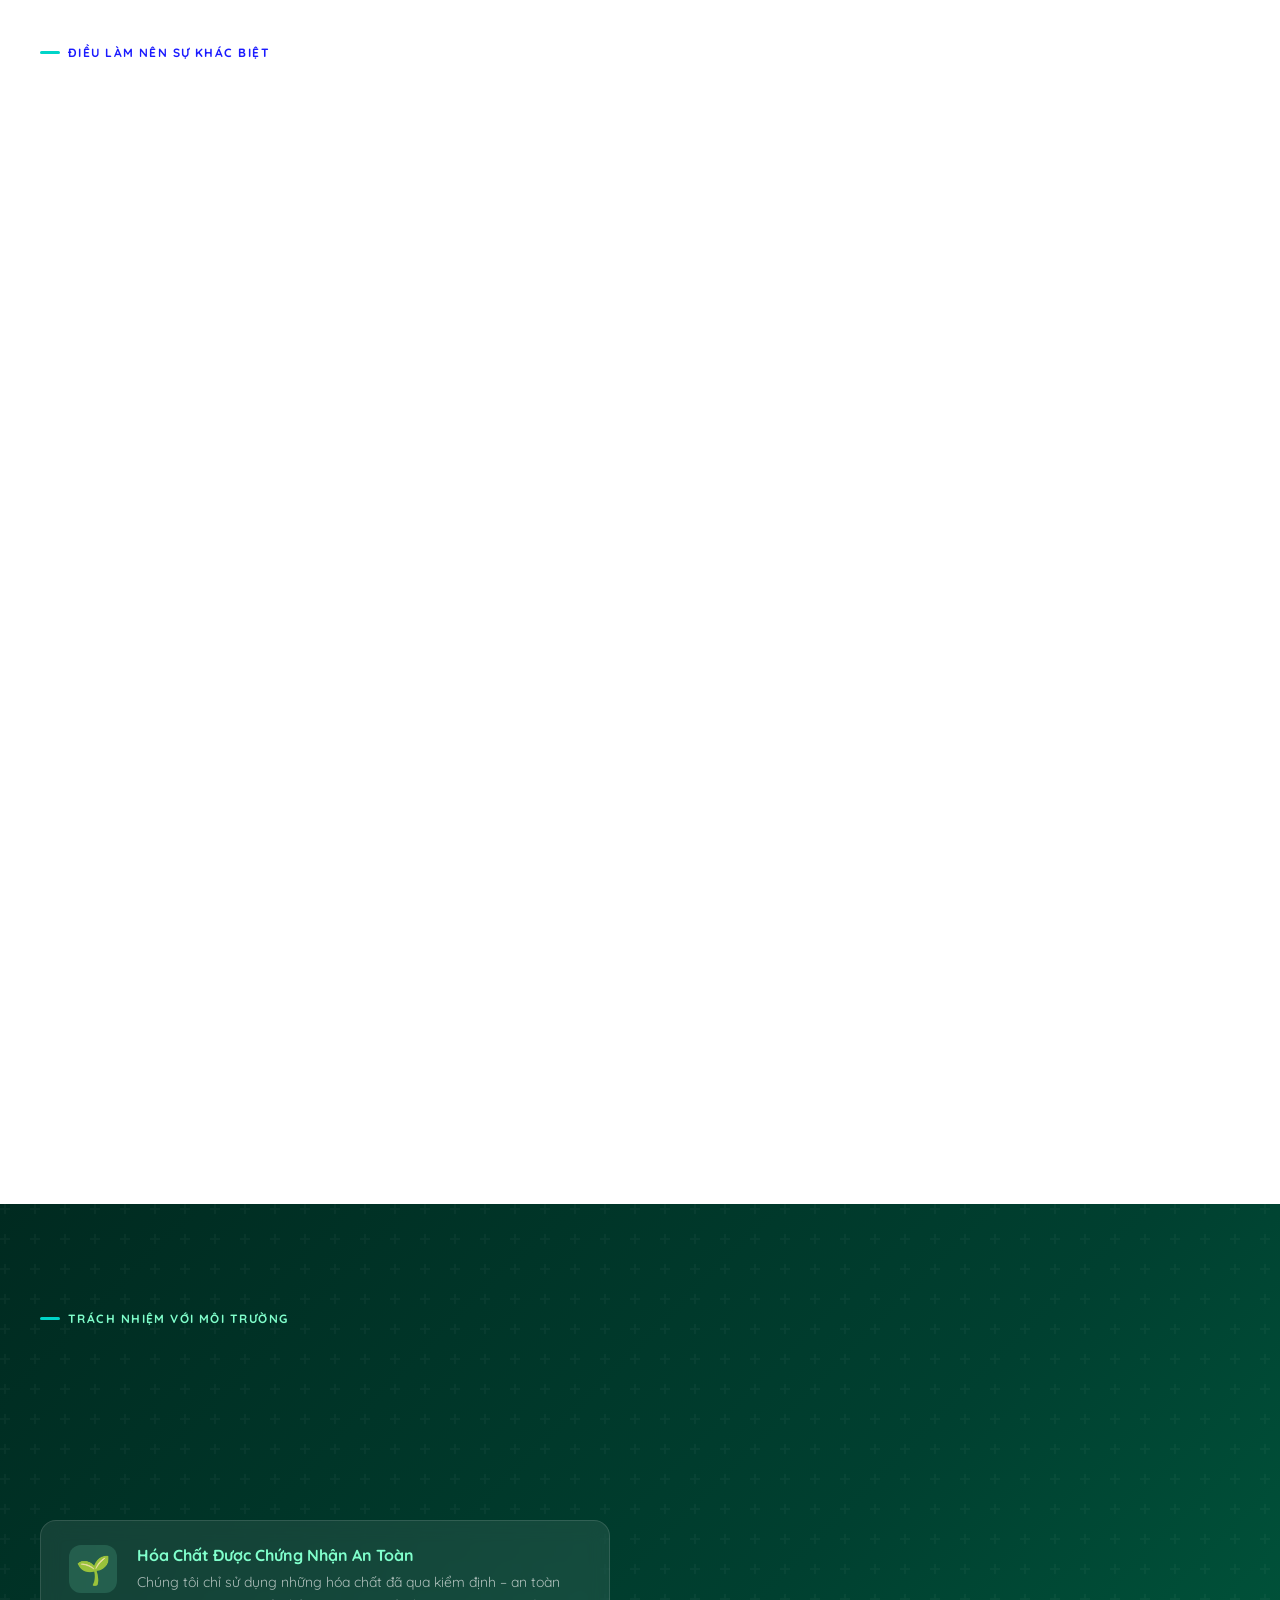
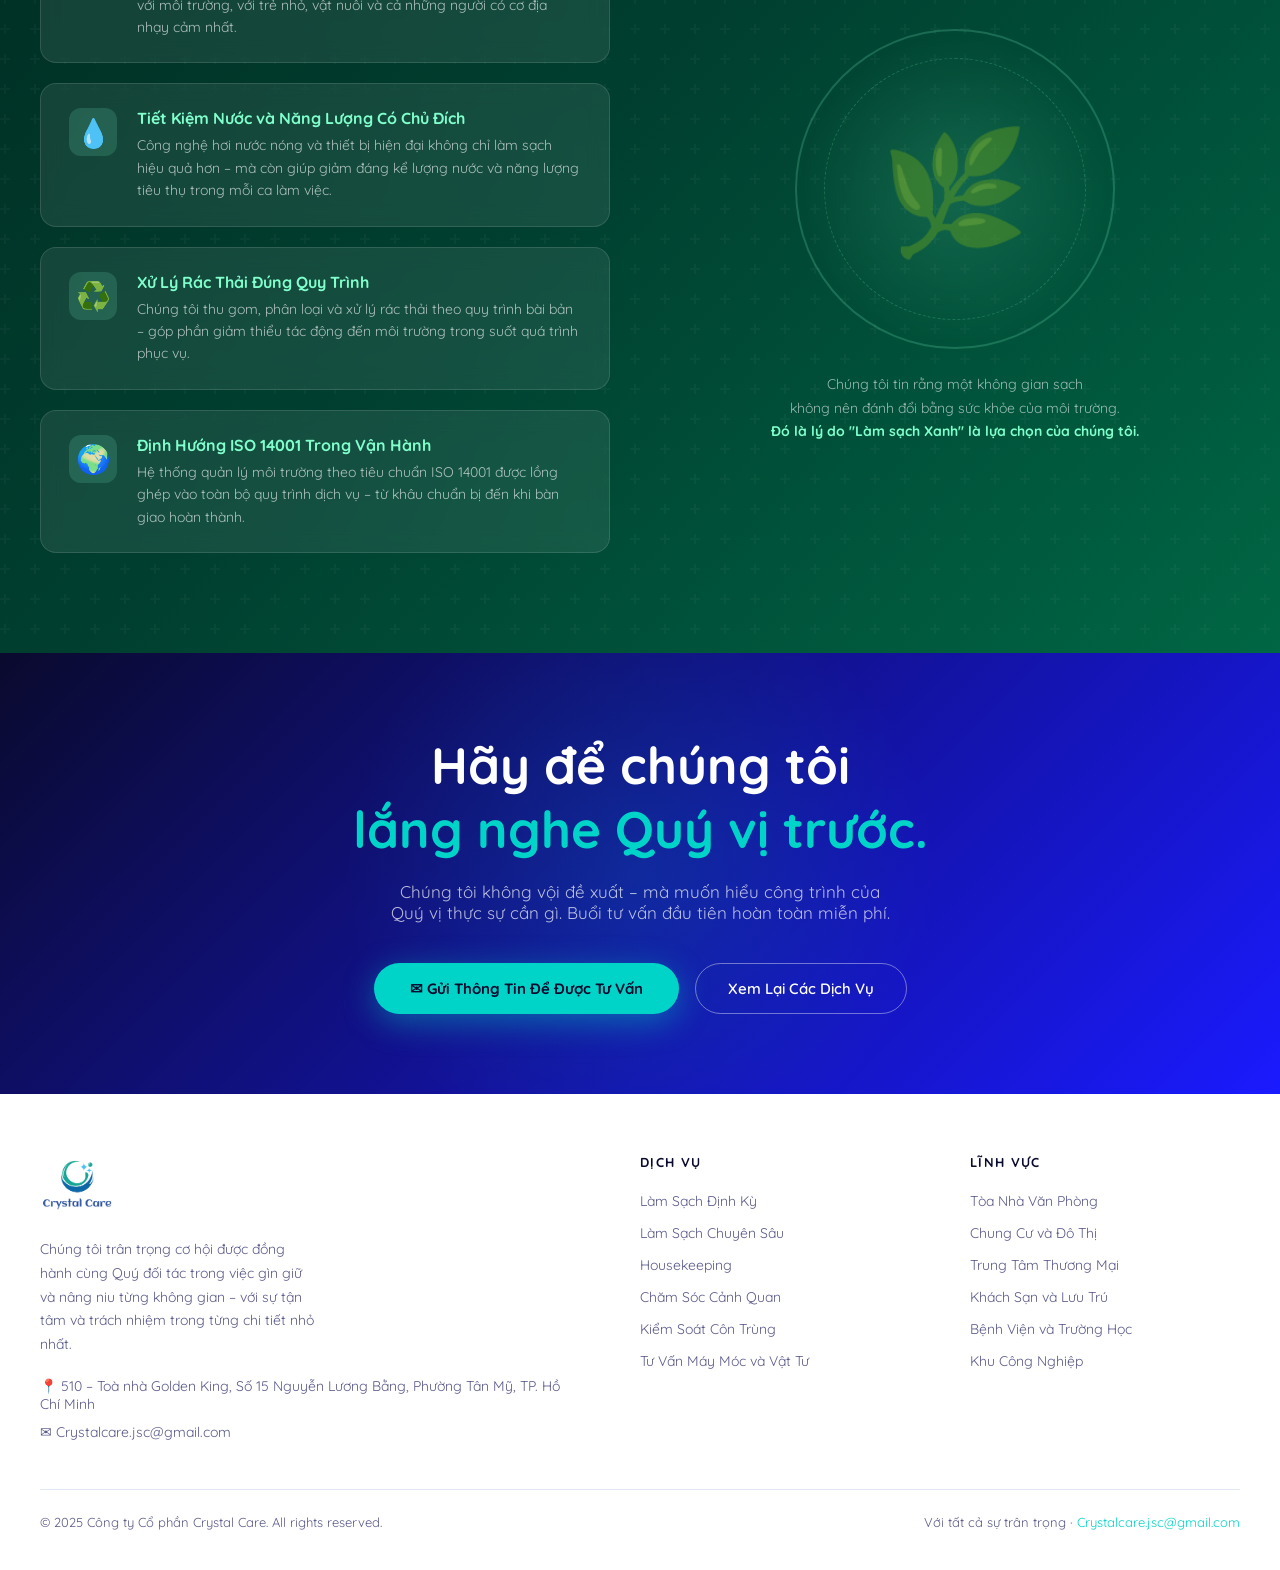
<file: crystal-care-landing (1).html>
<!DOCTYPE html>
<html lang="vi">

<head>
  <meta charset="UTF-8">
  <meta name="viewport" content="width=device-width, initial-scale=1.0">
  <title>Crystal Care – Chăm Sóc Không Gian, Trân Trọng Từng Chi Tiết</title>
  <link href="https://fonts.googleapis.com/css2?family=Quicksand:wght@300;400;500;600;700&display=swap"
    rel="stylesheet">
  <link rel="stylesheet" href="css/style.css">
</head>

<body>

  <!-- NAV -->
  <nav id="navbar">
    <a href="#" class="nav-logo">
      <img src="images/logo-white.png" alt="Crystal Care Logo" class="logo-w" style="height: 78px; width: auto;">
      <img src="images/logo-color.png" alt="Crystal Care Logo" class="logo-c" style="height: 78px; width: auto;">
    </a>
    <ul class="nav-links">
      <li><a href="#services">Dịch Vụ</a></li>
      <li><a href="#segments">Lĩnh Vực</a></li>
      <li><a href="#diff">Cam Kết</a></li>
      <li><a href="#green">Bền Vững</a></li>
    </ul>
    <a href="mailto:Crystalcare.jsc@gmail.com" class="nav-cta">Gửi Yêu Cầu</a>
  </nav>

  <!-- HERO -->
  <section class="hero">
    <div class="hero-dots"></div>
    <div class="hero-inner">
      <div>
        <div class="hero-badge">
          <span></span>
          Dịch vụ làm sạch chuyên nghiệp · Định hướng tiêu chuẩn quốc tế
        </div>
        <h1>Một không gian<br>sạch chưa đủ –<br>cần được <em>chăm sóc.</em></h1>
        <p class="hero-sub">Chúng tôi hiểu rằng mỗi công trình là một tài sản trân quý. Crystal Care đồng hành cùng Quý
          đối tác để gìn giữ và nâng niu từng không gian – bằng sự tận tâm, đội ngũ được đào tạo bài bản và công nghệ
          phù hợp.</p>
        <div class="hero-cta">
          <a href="mailto:Crystalcare.jsc@gmail.com" class="btn-primary">Nhận Tư Vấn Miễn Phí</a>
          <a href="#services" class="btn-outline">Tìm Hiểu Dịch Vụ</a>
        </div>
      </div>
      <div class="hero-visual">
        <div class="floating-chip chip-1">
          <div class="dot" style="background:#00d4c8"></div>
          ISO 9001 · ISO 14001
        </div>
        <div class="hero-card-main">
          <p class="big-quote">"Không gian của Quý vị xứng đáng được <span>chăm sóc tận tâm</span> – chứ không đơn thuần
            chỉ là làm sạch."</p>
          <div class="stats-row">
            <div class="stat-item">
              <div class="stat-num">3C</div>
              <div class="stat-label">Giá trị<br>cốt lõi</div>
            </div>
            <div class="stat-item">
              <div class="stat-num">6+</div>
              <div class="stat-label">Lĩnh vực<br>bất động sản</div>
            </div>
            <div class="stat-item">
              <div class="stat-num">IPM</div>
              <div class="stat-label">Chuẩn kiểm<br>soát côn trùng</div>
            </div>
          </div>
        </div>
        <div class="floating-chip chip-2">
          <div class="dot" style="background:#1a1aff"></div>
          Giải pháp riêng cho từng công trình
        </div>
      </div>
    </div>
  </section>

  <!-- INTRO STRIP -->
  <div class="intro-strip">
    <div class="intro-inner">
      <div class="intro-item reveal">
        <div class="icon-circle">🌿</div>
        <h3>Làm sạch có trách nhiệm</h3>
        <p>Sử dụng hóa chất được chứng nhận an toàn, thân thiện với môi trường, trẻ nhỏ và vật nuôi</p>
      </div>
      <div class="intro-sep"></div>
      <div class="intro-item reveal" style="transition-delay:0.1s">
        <div class="icon-circle">📱</div>
        <h3>Minh bạch trong từng bước</h3>
        <p>Quý đối tác có thể theo dõi tiến độ và chất lượng dịch vụ theo thời gian thực, mọi lúc cần</p>
      </div>
      <div class="intro-sep"></div>
      <div class="intro-item reveal" style="transition-delay:0.2s">
        <div class="icon-circle">🎯</div>
        <h3>Được thiết kế riêng cho bạn</h3>
        <p>Chúng tôi lắng nghe đặc thù của từng công trình trước khi đề xuất bất kỳ giải pháp nào</p>
      </div>
    </div>
  </div>

  <!-- VISION / MISSION / VALUES -->
  <section class="vmv">
    <div class="container">
      <div class="section-tag">Về Crystal Care</div>
      <h2 class="section-title">Điều chúng tôi tin –<br><span>và điều chúng tôi làm</span></h2>
      <div class="vmv-grid reveal">
        <div class="vmv-card blue">
          <div class="vmv-card-tag">Tầm Nhìn</div>
          <h3>Một chuẩn mực mới cho ngành chăm sóc không gian</h3>
          <p>Chúng tôi mong muốn Crystal Care trở thành người bạn đồng hành đáng tin cậy, được nhớ đến không chỉ vì sự
            sạch sẽ – mà vì sự tận tâm trong từng chi tiết nhỏ nhất.</p>
          <div class="deco"></div>
        </div>
        <div class="vmv-card teal">
          <div class="vmv-card-tag">Sứ Mệnh</div>
          <h3>Góp phần kiến tạo những nơi chốn đáng sống</h3>
          <p>Chúng tôi đồng hành cùng chủ đầu tư và đơn vị quản lý để bảo tồn giá trị tài sản, bảo vệ sức khỏe cư dân và
            duy trì môi trường sống xanh – sạch – bền vững.</p>
          <div class="deco"></div>
        </div>
        <div class="vmv-card light">
          <div class="vmv-card-tag">Giá Trị Cốt Lõi</div>
          <h3>Ba chữ C là nền tảng của mọi điều chúng tôi làm</h3>
          <div class="values-row">
            <div class="value-item">
              <div class="val-letter">C</div>
              <h4>CLEAN – Sạch Chuẩn Mực</h4>
              <p>Chúng tôi cam kết chất lượng đạt chuẩn ISO và luôn cố gắng vượt những gì đã hứa với Quý đối tác.</p>
            </div>
            <div class="value-item">
              <div class="val-letter">C</div>
              <h4>CRYSTAL – Minh Bạch</h4>
              <p>Rõ ràng trong quy trình, trung thực trong báo cáo và nhất quán trong cách chúng tôi vận hành mỗi ngày.
              </p>
            </div>
            <div class="value-item">
              <div class="val-letter">C</div>
              <h4>CREATIVE – Sáng Tạo</h4>
              <p>Chúng tôi không ngừng tìm kiếm cách tốt hơn để phục vụ – từ công nghệ đến phương pháp làm việc.</p>
            </div>
          </div>
        </div>
      </div>
    </div>
  </section>

  <!-- SERVICES -->
  <section class="services" id="services">
    <div class="container">
      <div class="services-header">
        <div>
          <div class="section-tag">Dịch Vụ Của Chúng Tôi</div>
          <h2 class="section-title">Chúng tôi có thể<br><span>đồng hành như thế nào?</span></h2>
        </div>
        <p class="section-sub">Mỗi công trình có đặc thù riêng – và chúng tôi trân trọng điều đó. Các giải pháp được
          thiết kế sau khi lắng nghe kỹ nhu cầu thực tế, không phải áp theo một khuôn mẫu định sẵn.</p>
      </div>
      <div class="services-grid reveal">
        <div class="svc-card featured">
          <div class="svc-icon">🧹</div>
          <h3>Dịch Vụ Làm Sạch</h3>
          <p>Được duy trì theo quy trình chuẩn hóa bởi đội ngũ được huấn luyện kỹ càng, để không gian của Quý vị luôn
            trong trạng thái tốt nhất.</p>
          <ul>
            <li>Chăm sóc khu vực chung tòa nhà hàng ngày</li>
            <li>Dịch vụ văn phòng trọn gói – tận tâm từng chi tiết</li>
            <li>Làm sạch chuyên sâu: sau xây dựng, lau kính cao tầng, phủ bóng sàn đá tự nhiên</li>
            <li>Housekeeping theo tiêu chuẩn lưu trú cao cấp</li>
            <li>Giặt thảm, ghế sofa, rèm cửa bằng công nghệ hơi nước</li>
          </ul>
        </div>
        <div class="svc-card">
          <div class="svc-icon">🌿</div>
          <h3>Chăm Sóc Cảnh Quan</h3>
          <p>Một khoảng xanh được chăm sóc đúng cách không chỉ đẹp mắt – nó góp phần tạo nên cảm giác an yên cho mỗi
            người hiện diện trong đó.</p>
          <ul>
            <li>Tưới nước và chăm sóc định kỳ chu đáo</li>
            <li>Cắt tỉa, tạo hình thẩm mỹ theo mùa</li>
            <li>Bảo trì hệ thống tưới tự động và thảm cỏ</li>
            <li>Bón phân, phòng ngừa và xử lý sâu bệnh</li>
            <li>Bảo dưỡng cảnh quan nội – ngoại thất</li>
          </ul>
        </div>
        <div class="svc-card">
          <div class="svc-icon">🛡️</div>
          <h3>Kiểm Soát Côn Trùng</h3>
          <p>Mục tiêu của chúng tôi không chỉ là xử lý – mà là ngăn ngừa để Quý đối tác không phải lo lắng về vấn đề này
            thêm lần nào nữa.</p>
          <ul>
            <li>Khảo sát, đánh giá thực địa trước khi triển khai</li>
            <li>Thiết kế giải pháp kiểm soát phù hợp với từng công trình</li>
            <li>Hóa chất được kiểm định an toàn cho người và vật nuôi</li>
            <li>Báo cáo chi tiết các điểm nguy cơ cần lưu ý</li>
            <li>Theo dõi và kiểm soát định kỳ, báo cáo đầy đủ</li>
          </ul>
        </div>
      </div>
      <div class="svc-card reveal"
        style="background:rgba(255,255,255,0.06);border:1px solid rgba(255,255,255,0.12);border-radius:20px;padding:32px 28px;backdrop-filter:blur(16px)">
        <div style="display:flex;align-items:center;gap:20px;flex-wrap:wrap;">
          <div class="svc-icon" style="flex-shrink:0">🏭</div>
          <div style="flex:1">
            <h3 style="color:white;font-size:18px;font-weight:700;margin-bottom:8px">Tư Vấn & Cung Cấp Máy Móc, Vật Tư
              Làm Sạch</h3>
            <p style="color:rgba(255,255,255,0.7);font-size:14px;line-height:1.7">Nếu Quý vị muốn tự vận hành, chúng tôi
              sẵn lòng đồng hành với vai trò tư vấn và cung cấp máy móc công nghiệp, công cụ dụng cụ đạt chuẩn quốc tế
              cùng hóa chất an toàn – để quy trình tự vận hành của bạn diễn ra hiệu quả và đúng hướng.</p>
          </div>
          <a href="mailto:Crystalcare.jsc@gmail.com" class="btn-primary" style="flex-shrink:0">Hỏi Thêm Thông Tin</a>
        </div>
      </div>
    </div>
  </section>

  <!-- SEGMENTS -->
  <section class="segments" id="segments">
    <div class="container">
      <div class="section-tag">Lĩnh Vực Phục Vụ</div>
      <h2 class="section-title reveal">Dù công trình của bạn<br><span>là loại hình nào –</span></h2>
      <p class="section-sub reveal">Chúng tôi dành thời gian để hiểu đặc thù vận hành, nhịp sống và kỳ vọng chất lượng
        của từng loại hình trước khi bắt tay vào phục vụ.</p>
      <div class="seg-grid">
        <div class="seg-card reveal" style="transition-delay:0s">
          <div class="seg-thumb">
            <img src="images/29639.jpg" alt="Tòa Nhà Văn Phòng"
              style="width: 100%; height: 100%; object-fit: cover; display: block;">
          </div>
          <div class="seg-body">
            <h3>Tòa Nhà Văn Phòng</h3>
            <p>Nơi làm việc sạch sẽ, ngăn nắp là nền tảng cho năng suất và hình ảnh chuyên nghiệp. Chúng tôi linh hoạt
              theo lịch vận hành của từng đơn vị.</p>
            <div class="seg-tags">
              <span class="seg-tag">Khu làm việc và phòng họp</span>
              <span class="seg-tag">Khử khuẩn điểm tiếp xúc</span>
              <span class="seg-tag">Trong và ngoài giờ làm việc</span>
            </div>
          </div>
        </div>
        <div class="seg-card reveal" style="transition-delay:0.05s">
          <div class="seg-thumb">
            <img src="images/4767.jpg" alt="Chung Cư & Khu Đô Thị"
              style="width: 100%; height: 100%; object-fit: cover; display: block;">
          </div>
          <div class="seg-body">
            <h3>Chung Cư & Khu Đô Thị</h3>
            <p>Cư dân xứng đáng được sống trong một môi trường an toàn, sạch sẽ và xanh mát mỗi ngày – không chỉ vào
              những dịp đặc biệt.</p>
            <div class="seg-tags">
              <span class="seg-tag">Vận hành 24/7</span>
              <span class="seg-tag">Cảnh quan xanh mát</span>
              <span class="seg-tag">Tối ưu chi phí vận hành</span>
            </div>
          </div>
        </div>
        <div class="seg-card reveal" style="transition-delay:0.1s">
          <div class="seg-thumb">
            <img src="images/11553.jpg" alt="Trung Tâm Thương Mại"
              style="width: 100%; height: 100%; object-fit: cover; display: block;">
          </div>
          <div class="seg-body">
            <h3>Trung Tâm Thương Mại</h3>
            <p>Một trung tâm sạch sẽ, gọn gàng tạo nên trải nghiệm mua sắm đáng nhớ, giúp khách hàng cảm thấy thoải mái
              và muốn quay lại.</p>
            <div class="seg-tags">
              <span class="seg-tag">Duy trì liên tục trong giờ</span>
              <span class="seg-tag">Vệ sinh khu ẩm thực</span>
              <span class="seg-tag">Hình ảnh thu hút khách</span>
            </div>
          </div>
        </div>
        <div class="seg-card reveal" style="transition-delay:0.15s">
          <div class="seg-thumb">
            <img src="images/19260.jpg" alt="Khách Sạn & Dịch Vụ Lưu Trú"
              style="width: 100%; height: 100%; object-fit: cover; display: block;">
          </div>
          <div class="seg-body">
            <h3>Khách Sạn & Dịch Vụ Lưu Trú</h3>
            <p>Mỗi căn phòng là một lần trải nghiệm của khách. Đội ngũ housekeeping được đào tạo để chăm sóc từng chi
              tiết nhỏ – tận tâm và kín đáo.</p>
            <div class="seg-tags">
              <span class="seg-tag">Housekeeping chuẩn lưu trú</span>
              <span class="seg-tag">Checklist chi tiết</span>
              <span class="seg-tag">Linh hoạt theo công suất</span>
            </div>
          </div>
        </div>
        <div class="seg-card reveal" style="transition-delay:0.2s">
          <div class="seg-thumb">
            <img src="images/3017.jpg" alt="Bệnh Viện & Trường Học"
              style="width: 100%; height: 100%; object-fit: cover; display: block;">
          </div>
          <div class="seg-body">
            <h3>Bệnh Viện & Trường Học</h3>
            <p>Môi trường y tế và giáo dục đòi hỏi tiêu chuẩn vệ sinh đặc biệt nghiêm ngặt. Chúng tôi tiếp cận với sự
              thận trọng và trách nhiệm cao nhất.</p>
            <div class="seg-tags">
              <span class="seg-tag">Phân khu theo mức rủi ro</span>
              <span class="seg-tag">Kiểm soát nhiễm khuẩn</span>
              <span class="seg-tag">Hóa chất phù hợp nhạy cảm</span>
            </div>
          </div>
        </div>
        <div class="seg-card reveal" style="transition-delay:0.25s">
          <div class="seg-thumb">
            <img src="images/1498.jpg" alt="Khu Công Nghiệp & Nhà Xưởng"
              style="width: 100%; height: 100%; object-fit: cover; display: block;">
          </div>
          <div class="seg-body">
            <h3>Khu Công Nghiệp & Nhà Xưởng</h3>
            <p>Chúng tôi hiểu chuỗi sản xuất không thể bị gián đoạn. Toàn bộ nhân viên được huấn luyện PPE và PCCC, làm
              việc theo ca kíp của từng ngành.</p>
            <div class="seg-tags">
              <span class="seg-tag">An toàn lao động PPE</span>
              <span class="seg-tag">Phòng sạch và lab</span>
              <span class="seg-tag">Nhà xưởng, kho bãi, nhà ăn</span>
            </div>
          </div>
        </div>
      </div>
    </div>
  </section>

  <!-- DIFFERENTIATORS -->
  <section class="diff" id="diff">
    <div class="container">
      <div class="section-tag">Điều Làm Nên Sự Khác Biệt</div>
      <h2 class="section-title reveal">Những điều chúng tôi<br><span>trân trọng khi phục vụ Quý vị</span></h2>
      <div class="diff-grid">
        <div class="diff-list">
          <div class="diff-item reveal">
            <div class="diff-num">01</div>
            <div>
              <h4>Lắng Nghe Trước Khi Đề Xuất</h4>
              <p>Chúng tôi không có một giải pháp chung cho tất cả. Mỗi công trình là một câu chuyện riêng – và chúng
                tôi dành thời gian để thực sự hiểu đặc thù vận hành, nhu cầu và kỳ vọng của Quý đối tác trước khi đặt
                bút.</p>
            </div>
          </div>
          <div class="diff-item reveal" style="transition-delay:0.1s">
            <div class="diff-num">02</div>
            <div>
              <h4>Vận Hành Có Hệ Thống, Kiểm Soát Nhiều Lớp</h4>
              <p>Quy trình SOP rõ ràng, checklist chi tiết và audit định kỳ giúp chúng tôi duy trì chất lượng ổn định –
                ngay cả khi không có ai quan sát. Đó là văn hóa trách nhiệm mà chúng tôi gìn giữ mỗi ngày.</p>
            </div>
          </div>
          <div class="diff-item reveal" style="transition-delay:0.2s">
            <div class="diff-num">03</div>
            <div>
              <h4>Quý Vị Luôn Có Thể Theo Dõi</h4>
              <p>Chúng tôi ứng dụng phần mềm giám sát thời gian thực để Quý đối tác có thể nắm bắt tiến độ và chất lượng
                dịch vụ bất cứ lúc nào – không cần phải chờ đến báo cáo định kỳ.</p>
            </div>
          </div>
          <div class="diff-item reveal" style="transition-delay:0.3s">
            <div class="diff-num">04</div>
            <div>
              <h4>Con Người Là Trung Tâm Của Mọi Dịch Vụ</h4>
              <p>Đội ngũ của chúng tôi được đào tạo không chỉ về kỹ thuật làm sạch, mà còn về thái độ phục vụ, kỹ năng
                giao tiếp và chuẩn mực đạo đức nghề nghiệp – vì họ chính là bộ mặt của Crystal Care tại mỗi công trình.
              </p>
            </div>
          </div>
        </div>
        <div class="diff-visual reveal" style="transition-delay:0.2s">
          <div class="diff-big-card">
            <h3>Định Hướng Theo Tiêu Chuẩn Quốc Tế</h3>
            <div class="iso-row">
              <div class="iso-badge">
                <div class="iso-num">ISO</div>
                <span>9001</span>
                <span style="font-size:11px;color:rgba(255,255,255,0.5);margin-top:4px">Quản lý chất lượng</span>
              </div>
              <div class="iso-badge">
                <div class="iso-num">ISO</div>
                <span>14001</span>
                <span style="font-size:11px;color:rgba(255,255,255,0.5);margin-top:4px">Quản lý môi trường</span>
              </div>
              <div class="iso-badge">
                <div class="iso-num">IPM</div>
                <span>Standard</span>
                <span style="font-size:11px;color:rgba(255,255,255,0.5);margin-top:4px">Kiểm soát côn trùng</span>
              </div>
            </div>
            <p style="color:rgba(255,255,255,0.65);font-size:14px;margin-top:24px;line-height:1.7;position:relative">
              Chúng tôi lấy các tiêu chuẩn quốc tế làm nền tảng – và coi đó là điểm khởi đầu, không phải đích đến. Mỗi
              ngày tại mỗi công trình, chúng tôi cố gắng <strong style="color:var(--teal)">làm tốt hơn những gì đã
                hứa.</strong></p>
          </div>
        </div>
      </div>
    </div>
  </section>

  <!-- GREEN -->
  <section class="green-section" id="green">
    <div class="container" style="position:relative;z-index:2">
      <div class="section-tag">Trách Nhiệm Với Môi Trường</div>
      <h2 class="section-title reveal">Sạch hơn –<br><span>và xanh hơn mỗi ngày</span></h2>
      <div class="green-grid">
        <div class="green-cards">
          <div class="green-card reveal">
            <div class="g-icon">🌱</div>
            <div>
              <h4>Hóa Chất Được Chứng Nhận An Toàn</h4>
              <p>Chúng tôi chỉ sử dụng những hóa chất đã qua kiểm định – an toàn với môi trường, với trẻ nhỏ, vật nuôi
                và cả những người có cơ địa nhạy cảm nhất.</p>
            </div>
          </div>
          <div class="green-card reveal" style="transition-delay:0.1s">
            <div class="g-icon">💧</div>
            <div>
              <h4>Tiết Kiệm Nước và Năng Lượng Có Chủ Đích</h4>
              <p>Công nghệ hơi nước nóng và thiết bị hiện đại không chỉ làm sạch hiệu quả hơn – mà còn giúp giảm đáng kể
                lượng nước và năng lượng tiêu thụ trong mỗi ca làm việc.</p>
            </div>
          </div>
          <div class="green-card reveal" style="transition-delay:0.2s">
            <div class="g-icon">♻️</div>
            <div>
              <h4>Xử Lý Rác Thải Đúng Quy Trình</h4>
              <p>Chúng tôi thu gom, phân loại và xử lý rác thải theo quy trình bài bản – góp phần giảm thiểu tác động
                đến môi trường trong suốt quá trình phục vụ.</p>
            </div>
          </div>
          <div class="green-card reveal" style="transition-delay:0.3s">
            <div class="g-icon">🌍</div>
            <div>
              <h4>Định Hướng ISO 14001 Trong Vận Hành</h4>
              <p>Hệ thống quản lý môi trường theo tiêu chuẩn ISO 14001 được lồng ghép vào toàn bộ quy trình dịch vụ – từ
                khâu chuẩn bị đến khi bàn giao hoàn thành.</p>
            </div>
          </div>
        </div>
        <div class="green-visual reveal" style="transition-delay:0.2s">
          <div class="leaf-circle">🌿</div>
          <p style="color:rgba(255,255,255,0.6);font-size:14px;margin-top:24px;text-align:center;line-height:1.7">Chúng
            tôi tin rằng một không gian sạch<br>không nên đánh đổi bằng sức khỏe của môi trường.<br><strong
              style="color:#80ffcc">Đó là lý do "Làm sạch Xanh" là lựa chọn của chúng tôi.</strong></p>
        </div>
      </div>
    </div>
  </section>

  <!-- CTA -->
  <div class="cta-banner">
    <h2>Hãy để chúng tôi<br><span>lắng nghe Quý vị trước.</span></h2>
    <p>Chúng tôi không vội đề xuất – mà muốn hiểu công trình của Quý vị thực sự cần gì. Buổi tư vấn đầu tiên hoàn toàn
      miễn phí.</p>
    <div class="cta-buttons">
      <a href="mailto:Crystalcare.jsc@gmail.com" class="btn-primary">✉ Gửi Thông Tin Để Được Tư Vấn</a>
      <a href="#services" class="btn-outline">Xem Lại Các Dịch Vụ</a>
    </div>
  </div>

  <!-- FOOTER -->
  <footer>
    <div class="footer-inner">
      <div class="footer-brand">
        <img src="images/logo-color.png" alt="Crystal Care Logo"
          style="height: 60px; width: auto; margin-bottom: 20px;">
        <p>Chúng tôi trân trọng cơ hội được đồng hành cùng Quý đối tác trong việc gìn giữ và nâng niu từng không gian –
          với sự tận tâm và trách nhiệm trong từng chi tiết nhỏ nhất.</p>
        <div class="footer-contact">
          <a href="#">📍 510 – Toà nhà Golden King, Số 15 Nguyễn Lương Bằng, Phường Tân Mỹ, TP. Hồ Chí Minh</a>
          <a href="mailto:Crystalcare.jsc@gmail.com">✉ Crystalcare.jsc@gmail.com</a>
        </div>
      </div>
      <div class="footer-links">
        <h4>Dịch Vụ</h4>
        <ul>
          <li><a href="#">Làm Sạch Định Kỳ</a></li>
          <li><a href="#">Làm Sạch Chuyên Sâu</a></li>
          <li><a href="#">Housekeeping</a></li>
          <li><a href="#">Chăm Sóc Cảnh Quan</a></li>
          <li><a href="#">Kiểm Soát Côn Trùng</a></li>
          <li><a href="#">Tư Vấn Máy Móc và Vật Tư</a></li>
        </ul>
      </div>
      <div class="footer-links">
        <h4>Lĩnh Vực</h4>
        <ul>
          <li><a href="#">Tòa Nhà Văn Phòng</a></li>
          <li><a href="#">Chung Cư và Đô Thị</a></li>
          <li><a href="#">Trung Tâm Thương Mại</a></li>
          <li><a href="#">Khách Sạn và Lưu Trú</a></li>
          <li><a href="#">Bệnh Viện và Trường Học</a></li>
          <li><a href="#">Khu Công Nghiệp</a></li>
        </ul>
      </div>
    </div>
    <div class="footer-bottom">
      <span>© 2025 Công ty Cổ phần Crystal Care. All rights reserved.</span>
      <span>Với tất cả sự trân trọng · <a href="mailto:Crystalcare.jsc@gmail.com">Crystalcare.jsc@gmail.com</a></span>
    </div>
  </footer>

  <script src="js/script.js"></script>
</body>

</html>
</file>
<file: css/style.css>
:root {
  --blue-deep: #1a1aff;
  --blue-royal: #3030d8;
  --blue-mid: #4040e8;
  --teal: #00d4c8;
  --teal-light: #00f0e0;
  --teal-soft: #20e8d8;
  --white: #ffffff;
  --off-white: #f4f8ff;
  --text-dark: #0a0a2e;
  --text-muted: #5a5a8a;
  --glass: rgba(255, 255, 255, 0.10);
  --glass-border: rgba(255, 255, 255, 0.18);
}

* {
  margin: 0;
  padding: 0;
  box-sizing: border-box;
}

html {
  scroll-behavior: smooth;
}

body {
  font-family: 'Quicksand', sans-serif;
  color: var(--text-dark);
  background: var(--white);
  overflow-x: hidden;
}

/* ── HERO ── */
.hero {
  min-height: 100vh;
  background: linear-gradient(135deg, #1a1aff 0%, #2222cc 40%, #0a0a60 100%);
  position: relative;
  overflow: hidden;
  display: flex;
  align-items: center;
}

.hero::before {
  content: '';
  position: absolute;
  width: 700px;
  height: 700px;
  background: radial-gradient(circle, rgba(0, 212, 200, 0.25) 0%, transparent 70%);
  top: -150px;
  right: -150px;
  border-radius: 50%;
  animation: pulse 6s ease-in-out infinite alternate;
}

.hero::after {
  content: '';
  position: absolute;
  width: 400px;
  height: 400px;
  background: radial-gradient(circle, rgba(0, 212, 200, 0.15) 0%, transparent 70%);
  bottom: -100px;
  left: 10%;
  border-radius: 50%;
  animation: pulse 8s ease-in-out infinite alternate-reverse;
}

@keyframes pulse {
  from {
    transform: scale(1);
    opacity: 0.8;
  }

  to {
    transform: scale(1.15);
    opacity: 1;
  }
}

.hero-dots {
  position: absolute;
  inset: 0;
  background-image: radial-gradient(rgba(255, 255, 255, 0.08) 1px, transparent 1px);
  background-size: 32px 32px;
}

.hero-inner {
  max-width: 1200px;
  margin: 0 auto;
  padding: 100px 40px 60px;
  display: grid;
  grid-template-columns: 1fr 1fr;
  gap: 60px;
  align-items: center;
  position: relative;
  z-index: 2;
}

.hero-badge {
  display: inline-flex;
  align-items: center;
  gap: 8px;
  background: var(--glass);
  border: 1px solid var(--glass-border);
  border-radius: 100px;
  padding: 6px 18px;
  color: var(--teal-light);
  font-size: 13px;
  font-weight: 500;
  letter-spacing: 0.05em;
  margin-bottom: 24px;
  backdrop-filter: blur(10px);
  animation: fadeUp 0.6s ease both;
}

.hero-badge span {
  width: 6px;
  height: 6px;
  background: var(--teal);
  border-radius: 50%;
  display: inline-block;
  animation: blink 1.5s infinite;
}

@keyframes blink {

  0%,
  100% {
    opacity: 1
  }

  50% {
    opacity: 0.3
  }
}

.hero h1 {
  font-family: 'Quicksand', sans-serif;
  font-size: clamp(42px, 5vw, 52px);
  font-weight: 900;
  color: var(--white);
  line-height: 1.08;
  margin-bottom: 24px;
  animation: fadeUp 0.8s 0.1s ease both;
}

.hero h1 em {
  font-style: normal;
  color: var(--teal);
  position: relative;
}

.hero-sub {
  font-size: 17px;
  color: rgba(255, 255, 255, 0.75);
  line-height: 1.7;
  margin-bottom: 40px;
  animation: fadeUp 0.8s 0.2s ease both;
}

.hero-cta {
  display: flex;
  gap: 16px;
  flex-wrap: wrap;
  animation: fadeUp 0.8s 0.3s ease both;
}

.btn-primary {
  background: var(--teal);
  color: var(--text-dark);
  font-weight: 700;
  font-size: 15px;
  padding: 16px 36px;
  border-radius: 100px;
  border: none;
  cursor: pointer;
  text-decoration: none;
  display: inline-block;
  transition: transform 0.2s, box-shadow 0.2s;
  box-shadow: 0 8px 32px rgba(0, 212, 200, 0.4);
}

.btn-primary:hover {
  transform: translateY(-3px);
  box-shadow: 0 16px 48px rgba(0, 212, 200, 0.55);
}

.btn-outline {
  background: transparent;
  color: var(--white);
  font-weight: 600;
  font-size: 15px;
  padding: 15px 32px;
  border-radius: 100px;
  border: 1.5px solid rgba(255, 255, 255, 0.4);
  cursor: pointer;
  text-decoration: none;
  display: inline-block;
  transition: all 0.2s;
}

.btn-outline:hover {
  border-color: var(--teal);
  color: var(--teal);
}

/* Hero visual side */
.hero-visual {
  position: relative;
  animation: fadeUp 1s 0.4s ease both;
}

.hero-card-main {
  background: var(--glass);
  border: 1px solid var(--glass-border);
  border-radius: 24px;
  padding: 36px;
  backdrop-filter: blur(20px);
  color: var(--white);
}

.hero-card-main .big-quote {
  font-family: 'Quicksand', sans-serif;
  font-size: 22px;
  font-weight: 700;
  line-height: 1.5;
  color: var(--white);
  margin-bottom: 20px;
}

.hero-card-main .big-quote span {
  color: var(--teal);
}

.stats-row {
  display: grid;
  grid-template-columns: repeat(3, 1fr);
  gap: 20px;
  margin-top: 24px;
}

.stat-item {
  text-align: center;
}

.stat-num {
  font-family: 'Quicksand', sans-serif;
  font-size: 32px;
  font-weight: 900;
  color: var(--teal);
}

.stat-label {
  font-size: 12px;
  color: rgba(255, 255, 255, 0.65);
  margin-top: 4px;
  line-height: 1.4;
}

.floating-chip {
  position: absolute;
  background: var(--white);
  border-radius: 100px;
  padding: 10px 18px;
  display: flex;
  align-items: center;
  gap: 8px;
  font-size: 13px;
  font-weight: 600;
  color: var(--text-dark);
  box-shadow: 0 8px 32px rgba(0, 0, 0, 0.15);
}

.floating-chip .dot {
  width: 8px;
  height: 8px;
  border-radius: 50%;
}

.chip-1 {
  top: -20px;
  right: 20px;
  animation: float 4s ease-in-out infinite;
}

.chip-2 {
  bottom: -16px;
  left: 10px;
  animation: float 5s ease-in-out infinite reverse;
}

@keyframes float {

  0%,
  100% {
    transform: translateY(0);
  }

  50% {
    transform: translateY(-8px);
  }
}

@keyframes fadeUp {
  from {
    opacity: 0;
    transform: translateY(30px);
  }

  to {
    opacity: 1;
    transform: translateY(0);
  }
}

/* ── NAV ── */
nav {
  position: fixed;
  top: 0;
  left: 0;
  right: 0;
  z-index: 100;
  padding: 20px 40px;
  display: flex;
  align-items: center;
  justify-content: space-between;
  transition: background 0.3s, backdrop-filter 0.3s;
}

nav.scrolled {
  background: rgba(255, 255, 255, 0.98);
  backdrop-filter: blur(20px);
  padding: 14px 40px;
  box-shadow: 0 4px 32px rgba(0, 0, 0, 0.1);
}

.nav-logo .logo-c {
  display: none;
}

nav.scrolled .nav-logo .logo-w {
  display: none;
}

nav.scrolled .nav-logo .logo-c {
  display: block;
}

nav.scrolled .nav-links a {
  color: var(--text-dark);
  font-weight: 600;
}

nav.scrolled .nav-links a:hover {
  color: var(--teal);
}

.nav-logo {
  font-family: 'Quicksand', sans-serif;
  font-size: 22px;
  font-weight: 700;
  color: var(--white);
  text-decoration: none;
  display: flex;
  align-items: center;
  gap: 10px;
}

.logo-icon {
  width: 36px;
  height: 36px;
  background: var(--teal);
  border-radius: 50%;
  display: flex;
  align-items: center;
  justify-content: center;
  font-size: 16px;
}

.nav-links {
  display: flex;
  gap: 32px;
  list-style: none;
}

.nav-links a {
  color: rgba(255, 255, 255, 0.8);
  text-decoration: none;
  font-size: 14px;
  font-weight: 500;
  transition: color 0.2s;
}

.nav-links a:hover {
  color: var(--teal);
}

.nav-actions {
  display: flex;
  align-items: center;
  gap: 24px;
}

.nav-hotline {
  color: var(--white);
  text-decoration: none;
  font-size: 14px;
  font-weight: 700;
  display: flex;
  align-items: center;
  gap: 8px;
  transition: color 0.2s;
}

.nav-hotline i {
  color: var(--teal);
  font-size: 16px;
}

.nav-hotline:hover {
  color: var(--teal);
}

nav.scrolled .nav-hotline {
  color: var(--text-dark);
}

.nav-cta {
  background: var(--teal);
  color: var(--text-dark);
  font-weight: 700;
  font-size: 14px;
  padding: 10px 24px;
  border-radius: 100px;
  text-decoration: none;
  transition: transform 0.2s, box-shadow 0.2s;
}

.nav-cta:hover {
  transform: translateY(-2px);
  box-shadow: 0 8px 24px rgba(0, 212, 200, 0.4);
}

/* ── SECTION SHARED ── */
section {
  padding: 100px 40px;
}

.container {
  max-width: 1200px;
  margin: 0 auto;
}

.section-tag {
  display: inline-flex;
  align-items: center;
  gap: 8px;
  font-size: 12px;
  font-weight: 700;
  letter-spacing: 0.12em;
  text-transform: uppercase;
  color: var(--blue-deep);
  margin-bottom: 16px;
}

.section-tag::before {
  content: '';
  width: 20px;
  height: 3px;
  background: var(--teal);
  border-radius: 2px;
}

.section-title {
  font-family: 'Quicksand', sans-serif;
  font-size: clamp(32px, 4vw, 52px);
  font-weight: 800;
  line-height: 1.15;
  color: var(--text-dark);
  margin-bottom: 20px;
}

.section-title span {
  color: var(--blue-deep);
}

.section-sub {
  font-size: 17px;
  color: var(--text-muted);
  line-height: 1.7;
  max-width: 560px;
}

/* ── INTRO STRIP ── */
.intro-strip {
  background: var(--off-white);
  padding: 60px 40px;
}

.intro-inner {
  max-width: 1200px;
  margin: 0 auto;
  display: grid;
  grid-template-columns: 1fr 2px 1fr 2px 1fr;
  gap: 0;
  align-items: center;
}


.intro-sep {
  background: #d0d8f0;
  height: 60px;
}

.intro-item {
  padding: 0 40px;
  text-align: center;
}

.intro-item .icon-circle {
  width: 56px;
  height: 56px;
  border-radius: 50%;
  background: linear-gradient(135deg, var(--blue-deep), var(--teal));
  color: var(--white);
  display: flex;
  align-items: center;
  justify-content: center;
  font-size: 24px;
  margin: 0 auto 16px;
}

.intro-item h3 {
  font-size: 16px;
  font-weight: 700;
  color: var(--text-dark);
  margin-bottom: 8px;
}

.intro-item p {
  font-size: 14px;
  color: var(--text-muted);
  line-height: 1.6;
}

/* ── VISION / MISSION / VALUES ── */
.vmv {
  background: var(--white);
}

.vmv-grid {
  display: grid;
  grid-template-columns: 1fr 1fr;
  gap: 32px;
  margin-top: 60px;
}

.vmv-card {
  border-radius: 24px;
  padding: 40px;
  position: relative;
  overflow: hidden;
  transition: transform 0.3s;
}

.vmv-card:hover {
  transform: translateY(-6px);
}

.vmv-card.blue {
  background: linear-gradient(135deg, var(--blue-deep) 0%, #2222cc 100%);
  color: var(--white);
}

.vmv-card.teal {
  background: linear-gradient(135deg, #00b8b0 0%, var(--teal) 100%);
  color: var(--text-dark);
}

.vmv-card.light {
  background: var(--off-white);
  border: 1px solid #dde4f5;
  color: var(--text-dark);
  grid-column: 1 / -1;
}

.vmv-card-tag {
  font-size: 11px;
  font-weight: 700;
  letter-spacing: 0.15em;
  text-transform: uppercase;
  opacity: 0.65;
  margin-bottom: 16px;
}

.vmv-card h3 {
  font-family: 'Quicksand', sans-serif;
  font-size: 28px;
  font-weight: 800;
  margin-bottom: 16px;
  line-height: 1.2;
}

.vmv-card p {
  font-size: 15px;
  line-height: 1.7;
  opacity: 0.85;
}

.vmv-card .deco {
  position: absolute;
  width: 180px;
  height: 180px;
  border-radius: 50%;
  background: rgba(255, 255, 255, 0.07);
  bottom: -60px;
  right: -60px;
}

.values-row {
  display: grid;
  grid-template-columns: repeat(3, 1fr);
  gap: 24px;
  margin-top: 24px;
}

.value-item {
  background: var(--white);
  border-radius: 16px;
  padding: 24px;
  border: 1px solid #dde4f5;
}

.value-item .val-letter {
  font-family: 'Quicksand', sans-serif;
  font-size: 40px;
  font-weight: 900;
  color: var(--blue-deep);
  line-height: 1;
  margin-bottom: 8px;
}

.value-item h4 {
  font-size: 15px;
  font-weight: 700;
  margin-bottom: 8px;
}

.value-item p {
  font-size: 13px;
  color: var(--text-muted);
  line-height: 1.6;
}

/* ── SERVICES ── */
.services {
  background: linear-gradient(160deg, #0a0a60 0%, #1a1aff 50%, #0066ff 100%);
}

.services .section-tag {
  color: var(--teal);
}

.services .section-title {
  color: var(--white);
}

.services .section-title span {
  color: var(--teal);
}

.services .section-sub {
  color: rgba(255, 255, 255, 0.7);
}

.services-header {
  display: grid;
  grid-template-columns: 1fr 1fr;
  gap: 60px;
  align-items: end;
  margin-bottom: 60px;
}

.services-grid {
  display: grid;
  grid-template-columns: repeat(3, 1fr);
  gap: 24px;
  margin-bottom: 40px;
}

.svc-card {
  background: var(--glass);
  border: 1px solid var(--glass-border);
  border-radius: 20px;
  padding: 32px 28px;
  backdrop-filter: blur(16px);
  transition: background 0.3s, transform 0.3s, border-color 0.3s;
  cursor: default;
}

.svc-card:hover {
  background: rgba(255, 255, 255, 0.15);
  border-color: var(--teal);
  transform: translateY(-4px);
}

.svc-card .svc-icon {
  width: 52px;
  height: 52px;
  background: var(--teal);
  color: var(--text-dark);
  border-radius: 14px;
  display: flex;
  align-items: center;
  justify-content: center;
  font-size: 24px;
  margin-bottom: 20px;
}

.svc-card h3 {
  font-size: 18px;
  font-weight: 700;
  color: var(--white);
  margin-bottom: 12px;
}

.svc-card p {
  font-size: 14px;
  color: rgba(255, 255, 255, 0.7);
  line-height: 1.7;
}

.svc-card ul {
  margin-top: 16px;
  padding-left: 0;
  list-style: none;
  display: flex;
  flex-direction: column;
  gap: 8px;
}

.svc-card ul li {
  font-size: 13px;
  color: rgba(255, 255, 255, 0.65);
  display: flex;
  align-items: flex-start;
  gap: 8px;
  line-height: 1.5;
}

.svc-card ul li::before {
  content: '✦';
  color: var(--teal);
  font-size: 10px;
  margin-top: 3px;
  flex-shrink: 0;
}

.svc-card.featured {
  background: var(--teal);
  border-color: var(--teal);
}

.svc-card.featured h3,
.svc-card.featured p,
.svc-card.featured ul li {
  color: var(--text-dark);
}

.svc-card.featured .svc-icon {
  background: var(--text-dark);
  color: var(--teal);
}

.svc-card.featured ul li::before {
  color: var(--blue-deep);
}

/* ── SEGMENTS ── */
.segments {
  background: var(--off-white);
}

.seg-grid {
  display: grid;
  grid-template-columns: repeat(3, 1fr);
  gap: 24px;
  margin-top: 60px;
}

.seg-card {
  background: var(--white);
  border-radius: 20px;
  overflow: hidden;
  border: 1px solid #e0e8f5;
  transition: transform 0.3s, box-shadow 0.3s;
}

.seg-card:hover {
  transform: translateY(-6px);
  box-shadow: 0 24px 60px rgba(26, 26, 255, 0.1);
}

.seg-thumb {
  height: 220px;
  display: block;
  overflow: hidden;
}

.seg-thumb.blue {
  background: linear-gradient(135deg, var(--blue-deep), #4444ff);
}

.seg-thumb.teal {
  background: linear-gradient(135deg, #00a0a0, var(--teal));
}

.seg-thumb.dark {
  background: linear-gradient(135deg, #0a0a60, #1a1aff);
}

.seg-thumb.orange {
  background: linear-gradient(135deg, #ff6600, #ff9900);
}

.seg-thumb.green {
  background: linear-gradient(135deg, #006633, #00aa55);
}

.seg-thumb.purple {
  background: linear-gradient(135deg, #440066, #8800cc);
}

.seg-body {
  padding: 24px;
}

.seg-body h3 {
  font-size: 16px;
  font-weight: 700;
  margin-bottom: 10px;
  color: var(--text-dark);
}

.seg-body p {
  font-size: 13px;
  color: var(--text-muted);
  line-height: 1.6;
  margin-bottom: 14px;
}

.seg-tags {
  display: flex;
  flex-wrap: wrap;
  gap: 6px;
}

.seg-tag {
  background: #eef2ff;
  color: var(--blue-deep);
  font-size: 11px;
  font-weight: 600;
  padding: 4px 10px;
  border-radius: 100px;
}

/* ── DIFFERENTIATORS ── */
.diff {
  background: var(--white);
  padding: 120px 40px;
}

.diff-grid {
  display: block;
  margin-top: 40px;
}

.diff-list {
  display: grid;
  grid-template-columns: 1fr 1fr;
  gap: 24px;
  margin-bottom: 40px;
}

.diff-item {
  display: flex;
  gap: 24px;
  align-items: center;
  padding: 32px;
  border-radius: 20px;
  background: var(--white);
  border: 1px solid #f0f4ff;
  transition: all 0.3s cubic-bezier(0.4, 0, 0.2, 1);
  box-shadow: 0 4px 20px rgba(0, 0, 0, 0.02);
}

.diff-item:hover {
  border-color: var(--teal);
  transform: translateX(10px);
  box-shadow: 0 20px 40px rgba(26, 26, 255, 0.08);
}

.diff-num {
  font-family: 'Quicksand', sans-serif;
  font-size: 56px;
  font-weight: 800;
  color: #eef2ff;
  line-height: 1;
  flex-shrink: 0;
  min-width: 70px;
  text-align: center;
  transition: color 0.3s;
}

.diff-item:hover .diff-num {
  color: #dbeafe;
}

.diff-item h4 {
  font-size: 18px;
  font-weight: 800;
  margin-bottom: 8px;
  color: var(--text-dark);
}

.diff-item p {
  font-size: 14.5px;
  color: var(--text-muted);
  line-height: 1.7;
}

.diff-visual {
  position: relative;
}

.diff-big-card {
  background: linear-gradient(145deg, #1a1aff 0%, #0000ff 100%);
  border-radius: 40px;
  padding: 56px;
  color: var(--white);
  position: relative;
  overflow: hidden;
  box-shadow: 0 32px 64px rgba(26, 26, 255, 0.25);
}

.diff-big-card::before {
  content: '';
  position: absolute;
  width: 400px;
  height: 400px;
  background: radial-gradient(circle, rgba(0, 212, 200, 0.25) 0%, transparent 75%);
  top: -100px;
  right: -100px;
  border-radius: 50%;
}

.diff-big-card h3 {
  font-family: 'Quicksand', sans-serif;
  font-size: 32px;
  font-weight: 800;
  margin-bottom: 40px;
  position: relative;
  line-height: 1.2;
}

.iso-row {
  display: flex;
  gap: 16px;
  flex-wrap: wrap;
  position: relative;
  margin-bottom: 40px;
}

.iso-badge {
  flex: 1;
  min-width: 140px;
  display: flex;
  flex-direction: column;
  align-items: center;
  background: rgba(255, 255, 255, 0.08);
  border: 1px solid rgba(255, 255, 255, 0.15);
  border-radius: 20px;
  padding: 24px 16px;
  backdrop-filter: blur(12px);
  transition: all 0.3s;
}

.iso-badge:hover {
  background: rgba(255, 255, 255, 0.15);
  transform: translateY(-5px);
  border-color: var(--teal);
}

.iso-badge .iso-num {
  font-family: 'Quicksand', sans-serif;
  font-size: 24px;
  font-weight: 800;
  color: var(--teal);
  margin-bottom: 4px;
}

.iso-badge span {
  font-size: 13px;
  font-weight: 600;
  color: var(--white);
}

.iso-badge .iso-detail {
  font-size: 11px;
  color: rgba(255, 255, 255, 0.5);
  margin-top: 6px;
  text-align: center;
}

.diff-footer-text {
  color: rgba(255, 255, 255, 0.7);
  font-size: 15px;
  line-height: 1.8;
  position: relative;
}

.diff-footer-text b {
  color: var(--teal);
  font-weight: 700;
}

/* ── GREEN ── */
.green-section {
  background: linear-gradient(135deg, #002a20 0%, #004030 50%, #006644 100%);
  position: relative;
  overflow: hidden;
}

.green-section::before {
  content: '';
  position: absolute;
  inset: 0;
  background: url("data:image/svg+xml,%3Csvg width='60' height='60' viewBox='0 0 60 60' xmlns='http://www.w3.org/2000/svg'%3E%3Cg fill='none' fill-rule='evenodd'%3E%3Cg fill='%23ffffff' fill-opacity='0.03'%3E%3Cpath d='M36 34v-4h-2v4h-4v2h4v4h2v-4h4v-2h-4zm0-30V0h-2v4h-4v2h4v4h2V6h4V4h-4zM6 34v-4H4v4H0v2h4v4h2v-4h4v-2H6zM6 4V0H4v4H0v2h4v4h2V6h4V4H6z'/%3E%3C/g%3E%3C/g%3E%3C/svg%3E");
}

.green-section .section-tag {
  color: #80ffcc;
}

.green-section .section-title {
  color: var(--white);
}

.green-section .section-title span {
  color: #80ffcc;
}

.green-section .section-sub {
  color: rgba(255, 255, 255, 0.7);
}

.green-grid {
  display: grid;
  grid-template-columns: 1fr 1fr;
  gap: 60px;
  align-items: center;
  margin-top: 60px;
}

.green-cards {
  display: flex;
  flex-direction: column;
  gap: 20px;
}

.green-card {
  background: rgba(255, 255, 255, 0.08);
  border: 1px solid rgba(255, 255, 255, 0.12);
  border-radius: 16px;
  padding: 24px 28px;
  display: flex;
  gap: 20px;
  align-items: flex-start;
  backdrop-filter: blur(10px);
  transition: background 0.2s;
}

.green-card:hover {
  background: rgba(255, 255, 255, 0.14);
}

.green-card .g-icon {
  font-size: 28px;
  color: #80ffcc;
  flex-shrink: 0;
  width: 48px;
  height: 48px;
  background: rgba(128, 255, 204, 0.15);
  border-radius: 12px;
  display: flex;
  align-items: center;
  justify-content: center;
}

.green-card h4 {
  font-size: 16px;
  font-weight: 700;
  color: #80ffcc;
  margin-bottom: 6px;
}

.green-card p {
  font-size: 14px;
  color: rgba(255, 255, 255, 0.65);
  line-height: 1.6;
}

.green-visual {
  position: relative;
  text-align: center;
}

.leaf-circle {
  width: 320px;
  height: 320px;
  background: radial-gradient(circle, rgba(128, 255, 204, 0.15) 0%, transparent 70%);
  border: 2px solid rgba(128, 255, 204, 0.2);
  color: rgba(128, 255, 204, 0.5);
  border-radius: 50%;
  display: flex;
  align-items: center;
  justify-content: center;
  margin: 0 auto;
  font-size: 120px;
  position: relative;
}

.leaf-circle::before {
  content: '';
  position: absolute;
  width: 260px;
  height: 260px;
  border: 1px dashed rgba(128, 255, 204, 0.2);
  border-radius: 50%;
  animation: spin 20s linear infinite;
}

@keyframes spin {
  from {
    transform: rotate(0deg);
  }

  to {
    transform: rotate(360deg);
  }
}

/* ── CTA BANNER ── */
.cta-banner {
  background: linear-gradient(135deg, #0a0a2e 0%, var(--blue-deep) 100%);
  padding: 80px 40px;
  text-align: center;
  position: relative;
  overflow: hidden;
}

.cta-banner::before {
  content: '';
  position: absolute;
  width: 600px;
  height: 600px;
  background: radial-gradient(circle, rgba(0, 212, 200, 0.12) 0%, transparent 70%);
  top: 50%;
  left: 50%;
  transform: translate(-50%, -50%);
  border-radius: 50%;
}

.cta-banner h2 {
  font-family: 'Quicksand', sans-serif;
  font-size: clamp(32px, 4vw, 52px);
  font-weight: 900;
  color: var(--white);
  margin-bottom: 20px;
  position: relative;
}

.cta-banner h2 span {
  color: var(--teal);
}

.cta-banner p {
  font-size: 17px;
  color: rgba(255, 255, 255, 0.7);
  margin-bottom: 40px;
  max-width: 500px;
  margin-left: auto;
  margin-right: auto;
  position: relative;
}

.cta-buttons {
  display: flex;
  gap: 16px;
  justify-content: center;
  flex-wrap: wrap;
  position: relative;
}

/* ── FOOTER ── */
footer {
  background: var(--white);
  padding: 60px 40px 40px;
  color: var(--text-muted);
}

.footer-inner {
  max-width: 1200px;
  margin: 0 auto;
  display: grid;
  grid-template-columns: 2fr 1fr 1fr;
  gap: 60px;
  margin-bottom: 48px;
}

.footer-brand h3 {
  font-family: 'Quicksand', sans-serif;
  font-size: 22px;
  font-weight: 700;
  color: var(--white);
  margin-bottom: 14px;
}

.footer-brand p {
  font-size: 14px;
  line-height: 1.7;
  max-width: 280px;
  margin-bottom: 20px;
}

.footer-contact {
  display: flex;
  flex-direction: column;
  gap: 10px;
}

.footer-contact a {
  color: var(--text-muted);
  text-decoration: none;
  font-size: 14px;
  display: flex;
  align-items: center;
  gap: 10px;
  transition: color 0.2s;
}

.footer-contact a:hover {
  color: var(--teal);
}

.footer-links h4 {
  font-size: 13px;
  font-weight: 700;
  color: var(--text-dark);
  text-transform: uppercase;
  letter-spacing: 0.1em;
  margin-bottom: 20px;
}

.footer-links ul {
  list-style: none;
  display: flex;
  flex-direction: column;
  gap: 12px;
}

.footer-links a {
  color: var(--text-muted);
  text-decoration: none;
  font-size: 14px;
  transition: color 0.2s;
}

.footer-links a:hover {
  color: var(--teal);
}

.footer-bottom {
  max-width: 1200px;
  margin: 0 auto;
  padding-top: 24px;
  border-top: 1px solid #e0e8f5;
  display: flex;
  justify-content: space-between;
  align-items: center;
  font-size: 13px;
  color: var(--text-muted);
}

.footer-bottom a {
  color: var(--teal);
  text-decoration: none;
}

/* ── RESPONSIVE ── */
@media (max-width: 900px) {
  .hero-inner {
    grid-template-columns: 1fr;
  }

  .hero-visual {
    display: none;
  }

  .intro-inner {
    grid-template-columns: 1fr;
  }

  .intro-sep {
    display: none;
  }

  .vmv-grid {
    grid-template-columns: 1fr;
  }

  .vmv-card.light {
    grid-column: auto;
  }

  .services-grid {
    grid-template-columns: 1fr;
  }

  .services-header {
    grid-template-columns: 1fr;
  }

  .seg-grid {
    grid-template-columns: 1fr 1fr;
  }

  .diff-list {
    grid-template-columns: 1fr;
  }

  .diff-grid {
    display: block;
  }

  .green-grid {
    grid-template-columns: 1fr;
  }

  .footer-inner {
    grid-template-columns: 1fr;
    gap: 32px;
  }

  .footer-bottom {
    flex-direction: column;
    gap: 8px;
    text-align: center;
  }

  .values-row {
    grid-template-columns: 1fr;
  }

  nav .nav-links,
  nav .nav-cta {
    display: none;
  }

  .stats-row {
    grid-template-columns: repeat(3, 1fr);
  }
}

@media (max-width: 600px) {
  section {
    padding: 60px 20px;
  }

  .seg-grid {
    grid-template-columns: 1fr;
  }

  nav {
    padding: 16px 20px;
  }
}

/* ── SCROLL REVEAL ── */
.reveal {
  opacity: 0;
  transform: translateY(40px);
  transition: opacity 0.7s ease, transform 0.7s ease;
}

.reveal.visible {
  opacity: 1;
  transform: translateY(0);
}



.hero-badge h1 {
  font-size: 52px;
}
</file>
